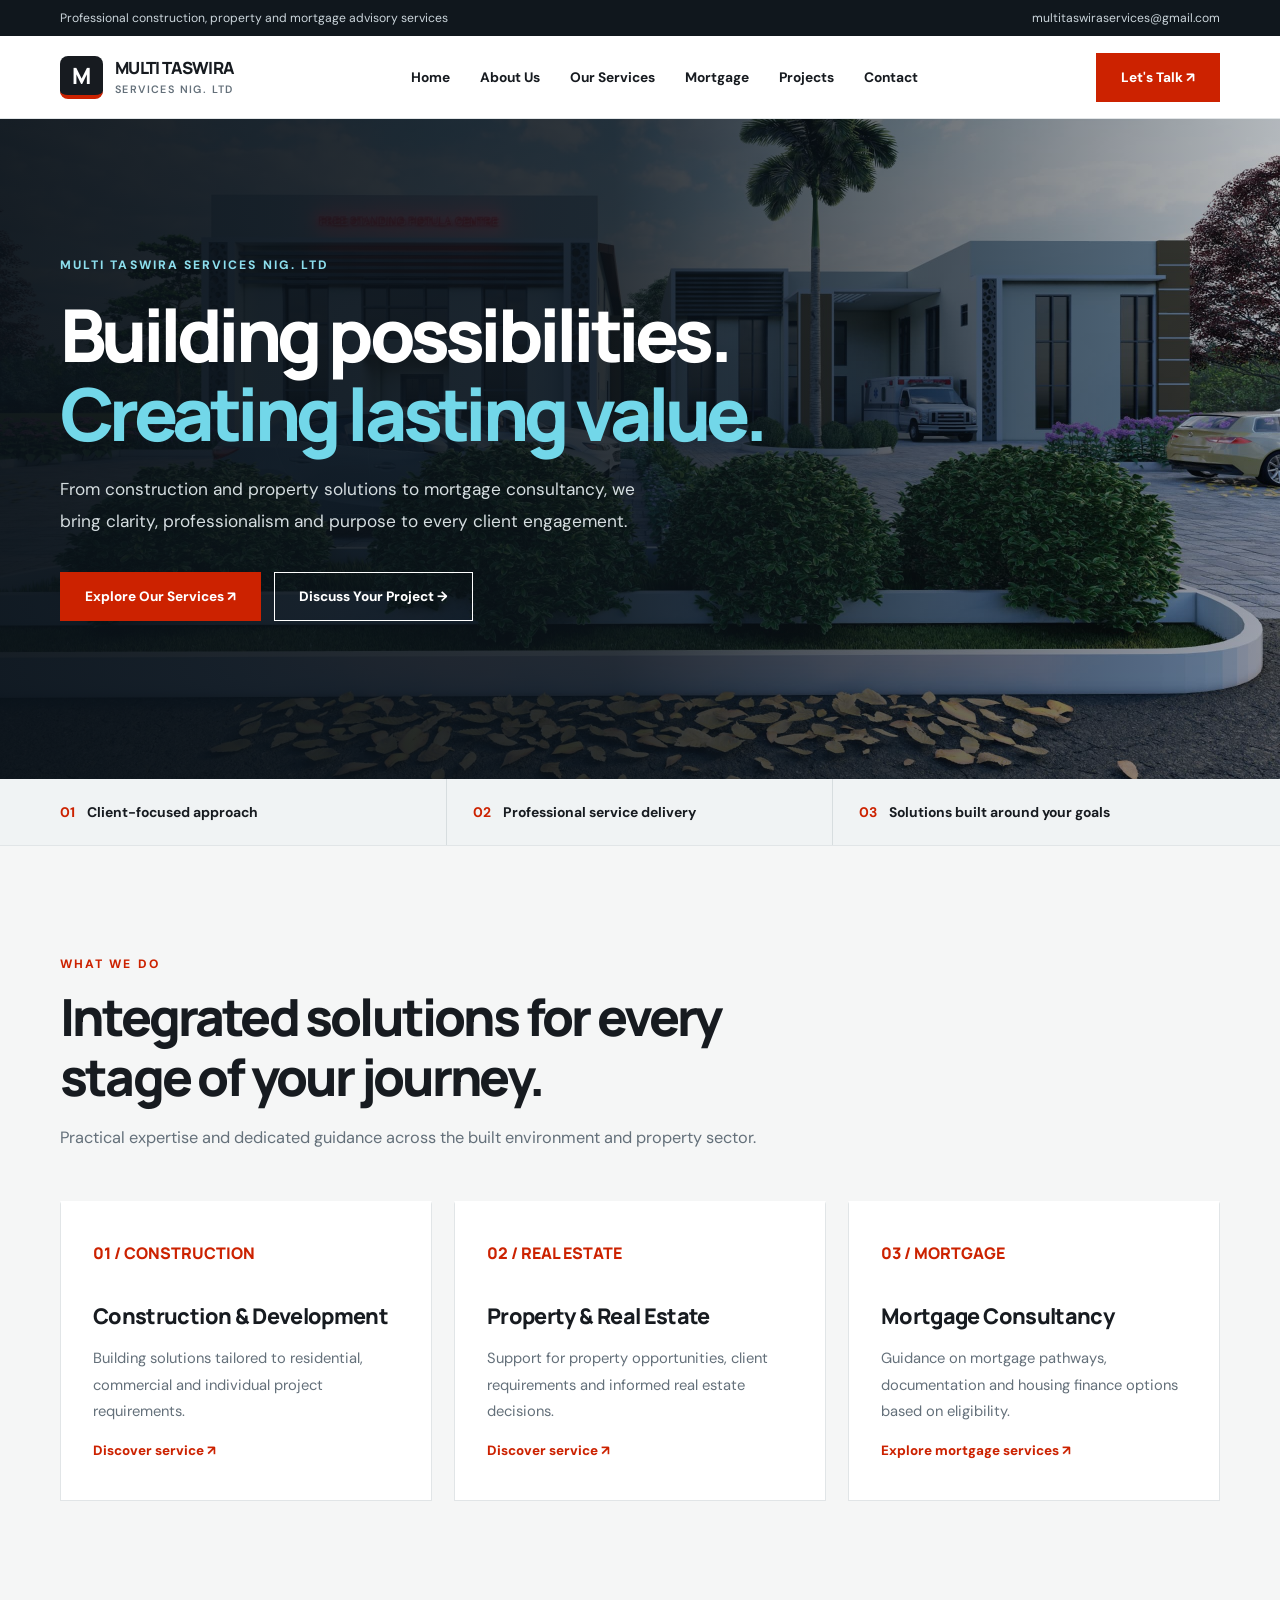
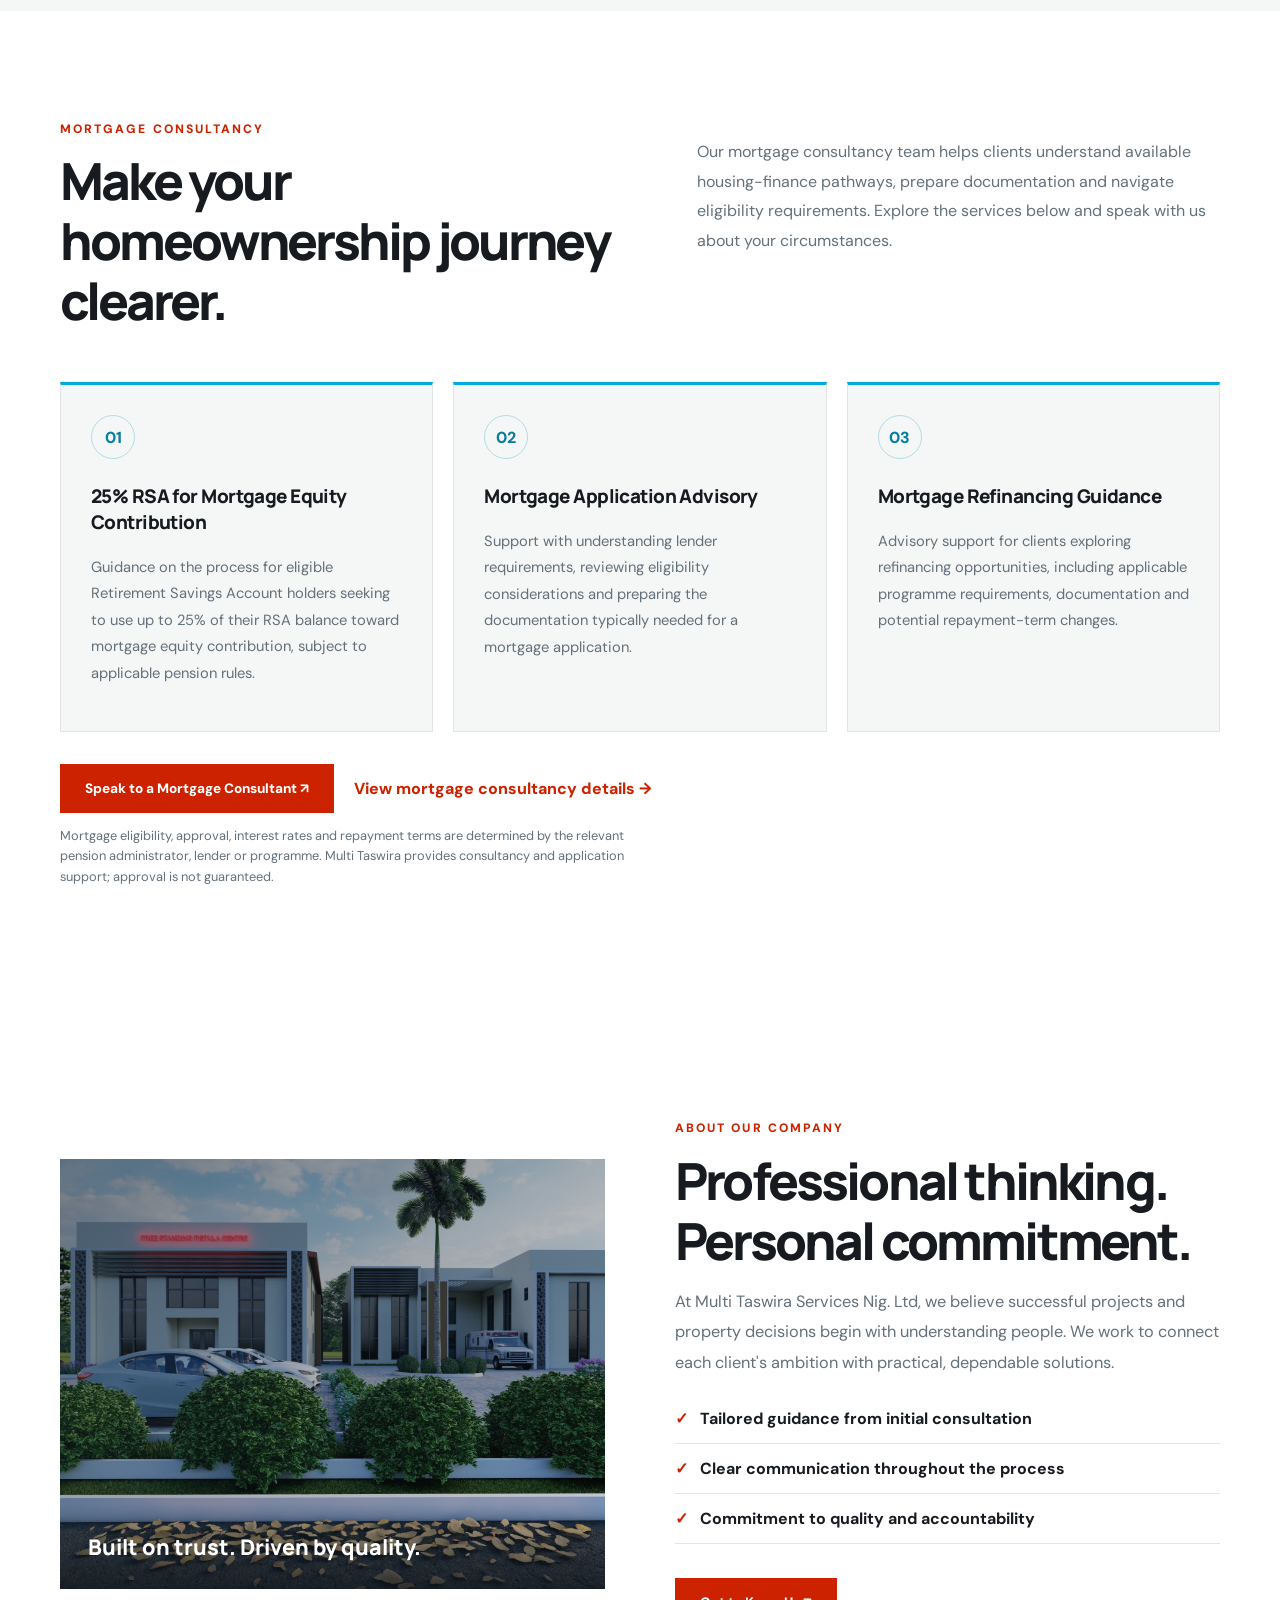
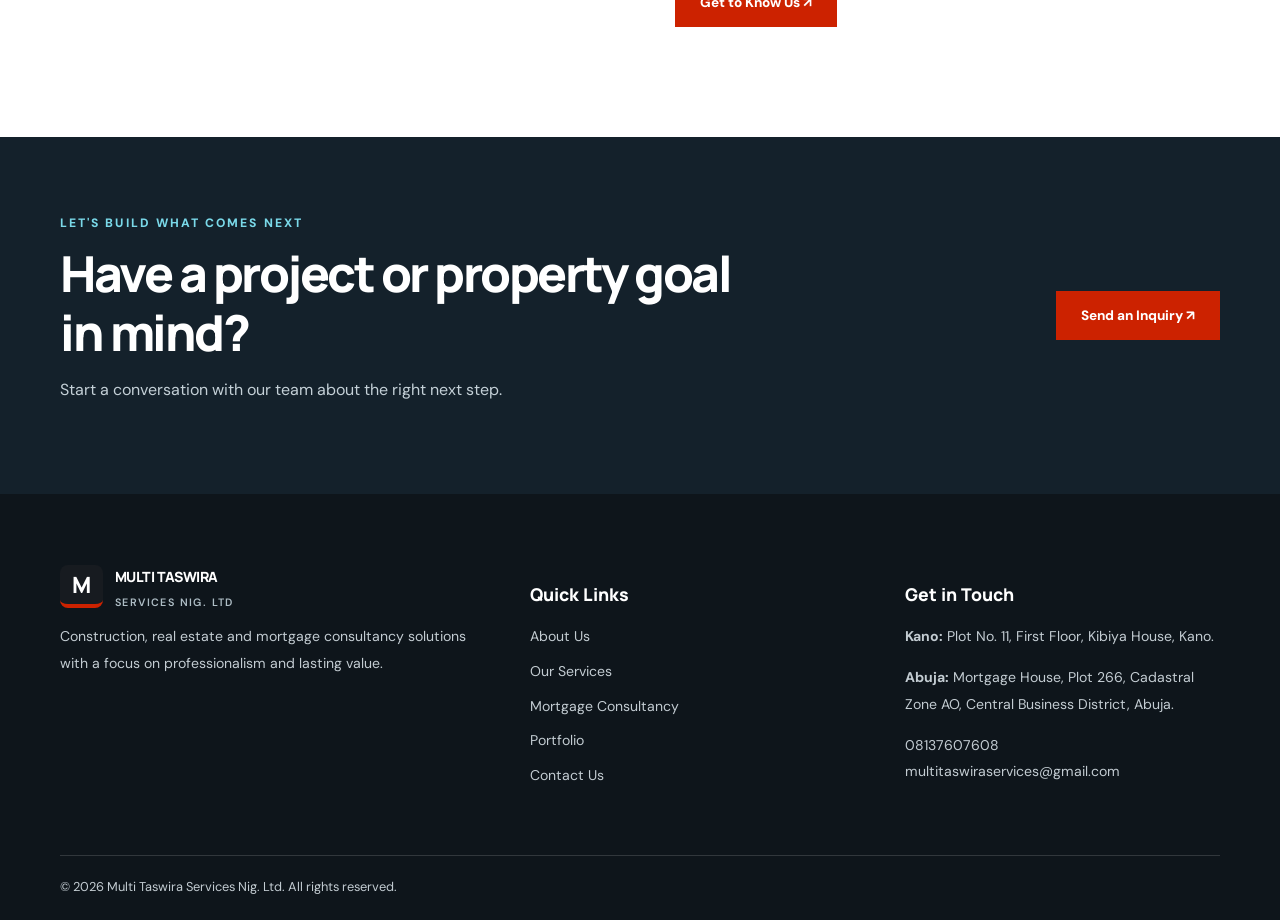
<file: index.html>
<!doctype html>
<html lang="en"><head><meta charset="utf-8"><meta name="viewport" content="width=device-width,initial-scale=1"><meta name="theme-color" content="#171b20"><meta name="description" content="Multi Taswira Services Nig. Ltd provides construction, real estate and mortgage consultancy solutions in Nigeria."><title>Multi Taswira Services Nig. Ltd | Building Possibilities</title><link rel="preconnect" href="https://fonts.googleapis.com"><link rel="preconnect" href="https://fonts.gstatic.com" crossorigin><link href="https://fonts.googleapis.com/css2?family=DM+Sans:wght@400;500;600;700&family=Manrope:wght@400;500;600;700;800&display=swap" rel="stylesheet">
<style>
:root{--ink:#171b20;--muted:#64707a;--red:#cc2200;--blue:#00aadd;--paper:#f5f6f6;--line:#e1e5e7}*{box-sizing:border-box}html{scroll-behavior:smooth}body{margin:0;color:var(--ink);font-family:"DM Sans",sans-serif;background:#fff}a{color:inherit;text-decoration:none}button{font:inherit;cursor:pointer}img{max-width:100%;display:block}.container{width:min(1160px,calc(100% - 44px));margin:auto}.eyebrow{color:var(--red);font-weight:800;font-size:.76rem;letter-spacing:.17em;text-transform:uppercase}.topline{background:#10171d;color:#cbd5db;font-size:.76rem;padding:10px 0}.topline .container{display:flex;justify-content:space-between;gap:15px;flex-wrap:wrap}.topline a:hover{color:#fff}.header{position:sticky;top:0;background:rgba(255,255,255,.97);backdrop-filter:blur(14px);z-index:20;border-bottom:1px solid var(--line)}.nav{display:flex;align-items:center;justify-content:space-between;min-height:82px;gap:25px}.brand{display:flex;align-items:center;gap:12px;font:800 1.05rem/1.18 Manrope,sans-serif;letter-spacing:-.04em}.brand small{display:block;font:600 .67rem DM Sans,sans-serif;letter-spacing:.13em;color:var(--muted);margin-top:4px}.brandmark{width:43px;height:43px;display:grid;place-items:center;background:var(--ink);color:#fff;font:800 1.4rem Manrope;border-radius:8px;border-bottom:4px solid var(--red)}.navlinks{display:flex;align-items:center;gap:30px;font-size:.86rem;font-weight:700}.navlinks a:hover{color:var(--red)}.button{display:inline-flex;align-items:center;justify-content:center;gap:12px;background:var(--red);color:white;padding:15px 24px;font-weight:800;font-size:.85rem;border:1px solid var(--red);transition:.2s}.button:hover{background:#a71c00}.button-outline{background:transparent;border-color:#fff;color:#fff}.button-outline:hover{background:#fff;color:var(--ink)}.mobile-toggle{display:none;background:transparent;border:0;font-size:1.7rem}.hero{position:relative;min-height:660px;display:flex;align-items:center;color:#fff;background:linear-gradient(90deg,rgba(10,18,25,.94) 0%,rgba(10,18,25,.84) 48%,rgba(10,18,25,.28) 100%),url('Images/IMG-20240831-WA0008.jpg') center/cover}.hero-inner{padding:95px 0 115px}.hero .eyebrow{color:#8cdeed}.hero h1{font:800 clamp(2.8rem,5.7vw,5.7rem)/1.08 Manrope,sans-serif;letter-spacing:-.065em;max-width:790px;margin:22px 0}.hero h1 span{color:#72d7e9}.hero p{max-width:580px;font-size:1.08rem;line-height:1.85;color:#d5dde0}.actions{display:flex;flex-wrap:wrap;gap:13px;margin-top:34px}.trust-strip{background:#f0f3f4;border-bottom:1px solid var(--line)}.trust-grid{display:grid;grid-template-columns:repeat(3,1fr)}.trust-grid div{padding:24px 26px;border-right:1px solid #d7dddf;font-weight:700;font-size:.87rem}.trust-grid div:first-child{padding-left:0}.trust-grid div:last-child{border:0}.trust-grid strong{color:var(--red);margin-right:9px}.section{padding:110px 0}.section-head{max-width:720px;margin-bottom:48px}.section h2{font:800 clamp(2rem,4vw,3.4rem)/1.17 Manrope,sans-serif;letter-spacing:-.055em;margin:15px 0}.section-head p,.lead{color:var(--muted);line-height:1.85;font-size:1.02rem}.service-grid{display:grid;grid-template-columns:repeat(3,1fr);gap:22px}.service{padding:38px 32px;background:#fff;border:1px solid var(--line);min-height:300px;transition:transform .2s,box-shadow .2s;border-top:3px solid transparent}.service:hover{transform:translateY(-5px);box-shadow:0 20px 40px #10171d12;border-top-color:var(--red)}.service .number{font:800 1rem Manrope;color:var(--red)}.service h3{font:800 1.35rem Manrope;letter-spacing:-.03em;margin:37px 0 12px}.service p{line-height:1.8;color:var(--muted);font-size:.92rem}.service a{font-weight:800;color:var(--red);font-size:.84rem}.muted-section{background:var(--paper)}.about-grid{display:grid;grid-template-columns:1fr 1fr;gap:70px;align-items:center}.image-panel{position:relative;min-height:430px;background:linear-gradient(150deg,#15212b8c,#15212b10),url('Images/IMG-20240831-WA0008.jpg') center/cover}.image-panel:after{content:"Built on trust. Driven by quality.";position:absolute;bottom:0;left:0;right:0;padding:28px;color:white;font:800 1.35rem Manrope;background:linear-gradient(transparent,#10171dcc)}.check{padding:14px 0;border-bottom:1px solid var(--line);font-weight:700}.check:before{content:"✓";color:var(--red);margin-right:12px}.cta{background:#14212b;color:#fff;padding:78px 0}.cta-inner{display:flex;align-items:center;justify-content:space-between;gap:35px}.cta h2{font:800 clamp(2rem,4vw,3.1rem)/1.2 Manrope;letter-spacing:-.05em;max-width:680px;margin:13px 0}.cta p{color:#c4d0d7}.footer{background:#0e151b;color:#c3ccd2;padding:70px 0 25px}.footer-grid{display:grid;grid-template-columns:1.3fr 1fr 1fr;gap:60px}.footer h3{color:#fff;font:800 1.1rem Manrope}.footer p,.footer a{font-size:.88rem;line-height:1.9}.footer a:hover{color:#fff}.footer ul{list-style:none;padding:0}.footer li{margin:8px 0}.copyright{margin-top:50px;padding-top:22px;border-top:1px solid #ffffff25;font-size:.8rem}.footer .brand{color:white}.footer .brand small{color:#aebdc5}a:focus-visible,button:focus-visible{outline:3px solid var(--blue);outline-offset:4px}
@media(max-width:850px){.navlinks{display:none;position:absolute;top:82px;left:0;right:0;background:white;padding:25px;box-shadow:0 20px 30px #0002;flex-direction:column;align-items:stretch}.navlinks.open{display:flex}.mobile-toggle{display:block}.nav>.button{display:none}.hero{min-height:570px}.hero-inner{padding:80px 0}.service-grid{grid-template-columns:1fr 1fr}.about-grid{gap:30px}.footer-grid{gap:25px}}
@media(max-width:620px){.container{width:min(100% - 34px,1160px)}.topline .container span:last-child{display:none}.nav{min-height:72px}.navlinks{top:72px}.hero{min-height:570px;background-position:60% center}.hero h1{font-size:clamp(2.5rem,11vw,4rem)}.hero p{font-size:.98rem}.trust-grid{grid-template-columns:1fr}.trust-grid div{border-right:0;border-bottom:1px solid #d7dddf;padding:17px 0}.section{padding:75px 0}.service-grid,.about-grid,.footer-grid{grid-template-columns:1fr}.service{min-height:auto}.image-panel{min-height:310px}.cta-inner{align-items:flex-start;flex-direction:column}.footer-grid{gap:20px}}@media(prefers-reduced-motion:reduce){html{scroll-behavior:auto}*{transition:none!important}}
.mortgage-section{background:#fff}.mortgage-intro{display:grid;grid-template-columns:1.05fr .95fr;gap:58px;align-items:start;margin-bottom:36px}.mortgage-intro h2{margin-top:14px}.mortgage-intro p{color:var(--muted);line-height:1.85}.mortgage-grid{display:grid;grid-template-columns:repeat(3,minmax(0,1fr));gap:20px}.mortgage-card{border:1px solid var(--line);padding:30px;background:var(--paper);border-top:3px solid var(--blue)}.mortgage-card .mortgage-icon{display:grid;place-items:center;width:44px;height:44px;border:1px solid #b6dce4;color:#087d9d;font-weight:800;border-radius:50%;margin-bottom:24px}.mortgage-card h3{font:800 1.18rem Manrope,sans-serif;letter-spacing:-.03em}.mortgage-card p{color:var(--muted);font-size:.92rem;line-height:1.8}.mortgage-actions{margin-top:32px;display:flex;align-items:center;gap:20px;flex-wrap:wrap}.mortgage-note{font-size:.8rem;color:var(--muted);max-width:580px;line-height:1.6}@media(max-width:850px){.mortgage-intro{grid-template-columns:1fr;gap:8px}.mortgage-grid{grid-template-columns:1fr 1fr}}@media(max-width:620px){.mortgage-grid{grid-template-columns:1fr}}</style></head><body>
<div class="topline"><div class="container"><span>Professional construction, property and mortgage advisory services</span><span><a href="mailto:multitaswiraservices@gmail.com">multitaswiraservices@gmail.com</a></span></div></div>
<header class="header"><nav class="container nav" aria-label="Main navigation"><a class="brand" href="index.html"><span class="brandmark">M</span><span>MULTI TASWIRA<small>SERVICES NIG. LTD</small></span></a><button class="mobile-toggle" id="menuToggle" aria-controls="navLinks" aria-expanded="false" aria-label="Toggle navigation">☰</button><div class="navlinks" id="navLinks"><a href="index.html" aria-current="page">Home</a><a href="About Us.html">About Us</a><a href="Our Services.html">Our Services</a><a href="Mortgage Consultancy.html">Mortgage</a><a href="Portfolio.html">Projects</a><a href="Contact Us.html">Contact</a></div><a class="button" href="Contact Us.html">Let's Talk ↗</a></nav></header>
<main><section class="hero"><div class="container hero-inner"><div class="eyebrow">Multi Taswira Services Nig. Ltd</div><h1>Building possibilities.<br><span>Creating lasting value.</span></h1><p>From construction and property solutions to mortgage consultancy, we bring clarity, professionalism and purpose to every client engagement.</p><div class="actions"><a class="button" href="Our Services.html">Explore Our Services ↗</a><a class="button button-outline" href="Contact Us.html">Discuss Your Project →</a></div></div></section>
<div class="trust-strip"><div class="container trust-grid"><div><strong>01</strong> Client-focused approach</div><div><strong>02</strong> Professional service delivery</div><div><strong>03</strong> Solutions built around your goals</div></div></div>
<section class="section muted-section" id="services"><div class="container"><div class="section-head"><div class="eyebrow">What we do</div><h2>Integrated solutions for every stage of your journey.</h2><p>Practical expertise and dedicated guidance across the built environment and property sector.</p></div><div class="service-grid"><article class="service"><div class="number">01 / CONSTRUCTION</div><h3>Construction & Development</h3><p>Building solutions tailored to residential, commercial and individual project requirements.</p><a href="Our Services.html">Discover service ↗</a></article><article class="service"><div class="number">02 / REAL ESTATE</div><h3>Property & Real Estate</h3><p>Support for property opportunities, client requirements and informed real estate decisions.</p><a href="Our Services.html">Discover service ↗</a></article><article class="service"><div class="number">03 / MORTGAGE</div><h3>Mortgage Consultancy</h3><p>Guidance on mortgage pathways, documentation and housing finance options based on eligibility.</p><a href="Mortgage Consultancy.html">Explore mortgage services ↗</a></article></div></div></section>
<section class="section mortgage-section" id="mortgage-services"><div class="container"><div class="mortgage-intro"><div><div class="eyebrow">Mortgage consultancy</div><h2>Make your homeownership journey clearer.</h2></div><p>Our mortgage consultancy team helps clients understand available housing-finance pathways, prepare documentation and navigate eligibility requirements. Explore the services below and speak with us about your circumstances.</p></div><div class="mortgage-grid"><article class="mortgage-card"><span class="mortgage-icon" aria-hidden="true">01</span><h3>25% RSA for Mortgage Equity Contribution</h3><p>Guidance on the process for eligible Retirement Savings Account holders seeking to use up to 25% of their RSA balance toward mortgage equity contribution, subject to applicable pension rules.</p></article><article class="mortgage-card"><span class="mortgage-icon" aria-hidden="true">02</span><h3>Mortgage Application Advisory</h3><p>Support with understanding lender requirements, reviewing eligibility considerations and preparing the documentation typically needed for a mortgage application.</p></article><article class="mortgage-card"><span class="mortgage-icon" aria-hidden="true">03</span><h3>Mortgage Refinancing Guidance</h3><p>Advisory support for clients exploring refinancing opportunities, including applicable programme requirements, documentation and potential repayment-term changes.</p></article></div><div class="mortgage-actions"><a class="button" href="Contact Us.html">Speak to a Mortgage Consultant ↗</a><a href="Mortgage Consultancy.html" style="font-weight:800;color:var(--red)">View mortgage consultancy details →</a></div><p class="mortgage-note">Mortgage eligibility, approval, interest rates and repayment terms are determined by the relevant pension administrator, lender or programme. Multi Taswira provides consultancy and application support; approval is not guaranteed.</p></div></section>
<section class="section"><div class="container about-grid"><div class="image-panel" role="img" aria-label="Construction project imagery"></div><div><div class="eyebrow">About our company</div><h2>Professional thinking. Personal commitment.</h2><p class="lead">At Multi Taswira Services Nig. Ltd, we believe successful projects and property decisions begin with understanding people. We work to connect each client's ambition with practical, dependable solutions.</p><div class="check">Tailored guidance from initial consultation</div><div class="check">Clear communication throughout the process</div><div class="check">Commitment to quality and accountability</div><div class="actions"><a class="button" href="About Us.html">Get to Know Us ↗</a></div></div></div></section>
<section class="cta"><div class="container cta-inner"><div><div class="eyebrow" style="color:#7ad9e9">Let's build what comes next</div><h2>Have a project or property goal in mind?</h2><p>Start a conversation with our team about the right next step.</p></div><a class="button" href="mailto:multitaswiraservices@gmail.com?subject=Service%20Inquiry">Send an Inquiry ↗</a></div></section></main>
<footer class="footer"><div class="container"><div class="footer-grid"><div><a class="brand" href="index.html"><span class="brandmark">M</span><span>MULTI TASWIRA<small>SERVICES NIG. LTD</small></span></a><p>Construction, real estate and mortgage consultancy solutions with a focus on professionalism and lasting value.</p></div><div><h3>Quick Links</h3><ul><li><a href="About Us.html">About Us</a></li><li><a href="Our Services.html">Our Services</a></li><li><a href="Mortgage Consultancy.html">Mortgage Consultancy</a></li><li><a href="Portfolio.html">Portfolio</a></li><li><a href="Contact Us.html">Contact Us</a></li></ul></div><div><h3>Get in Touch</h3><p><strong>Kano:</strong> Plot No. 11, First Floor, Kibiya House, Kano.</p><p><strong>Abuja:</strong> Mortgage House, Plot 266, Cadastral Zone AO, Central Business District, Abuja.</p><p><a href="tel:+2348137607608">08137607608</a><br><a href="mailto:multitaswiraservices@gmail.com">multitaswiraservices@gmail.com</a></p></div></div><div class="copyright">© <span id="year">2026</span> Multi Taswira Services Nig. Ltd. All rights reserved.</div></div></footer>
<script>const t=document.getElementById('menuToggle'),n=document.getElementById('navLinks');t.addEventListener('click',()=>{const o=n.classList.toggle('open');t.setAttribute('aria-expanded',String(o));t.textContent=o?'×':'☰'});n.addEventListener('click',e=>{if(e.target.closest('a')){n.classList.remove('open');t.setAttribute('aria-expanded','false');t.textContent='☰'}});document.getElementById('year').textContent=new Date().getFullYear();</script></body></html>
</file>
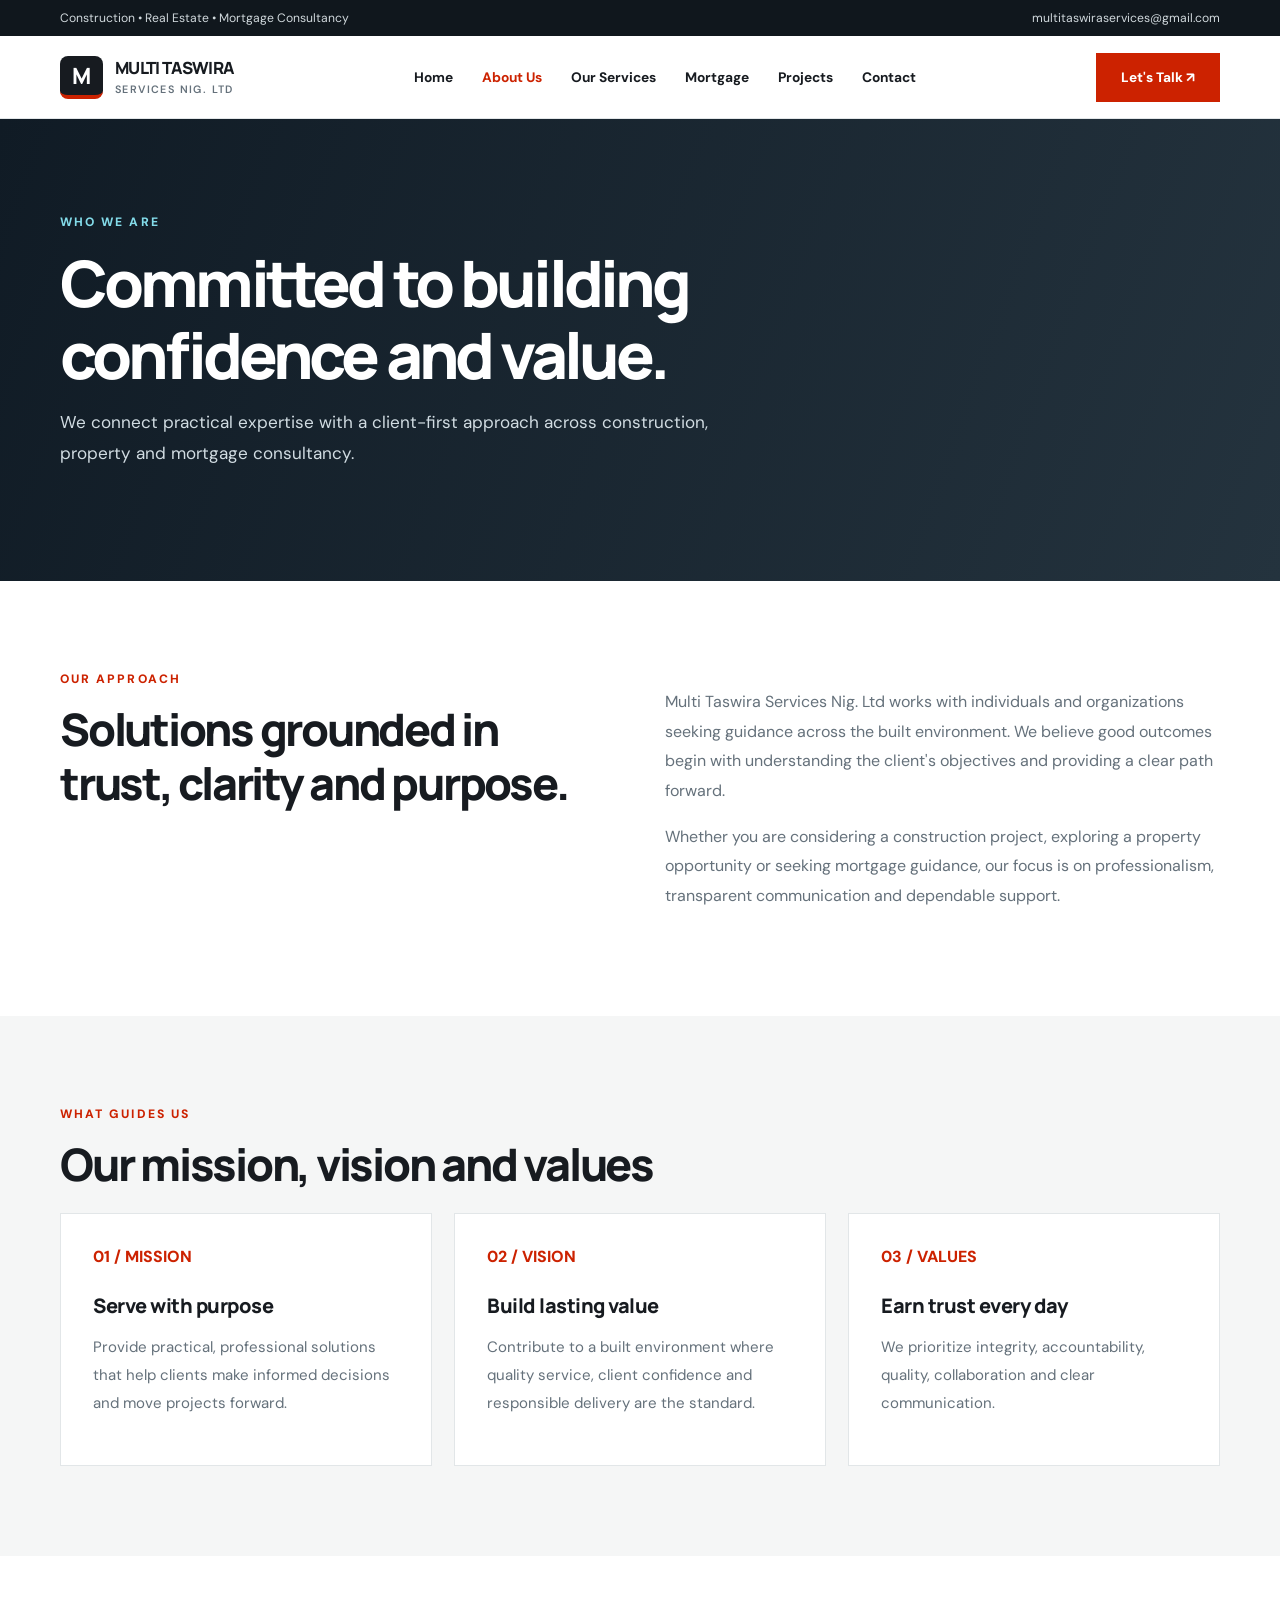
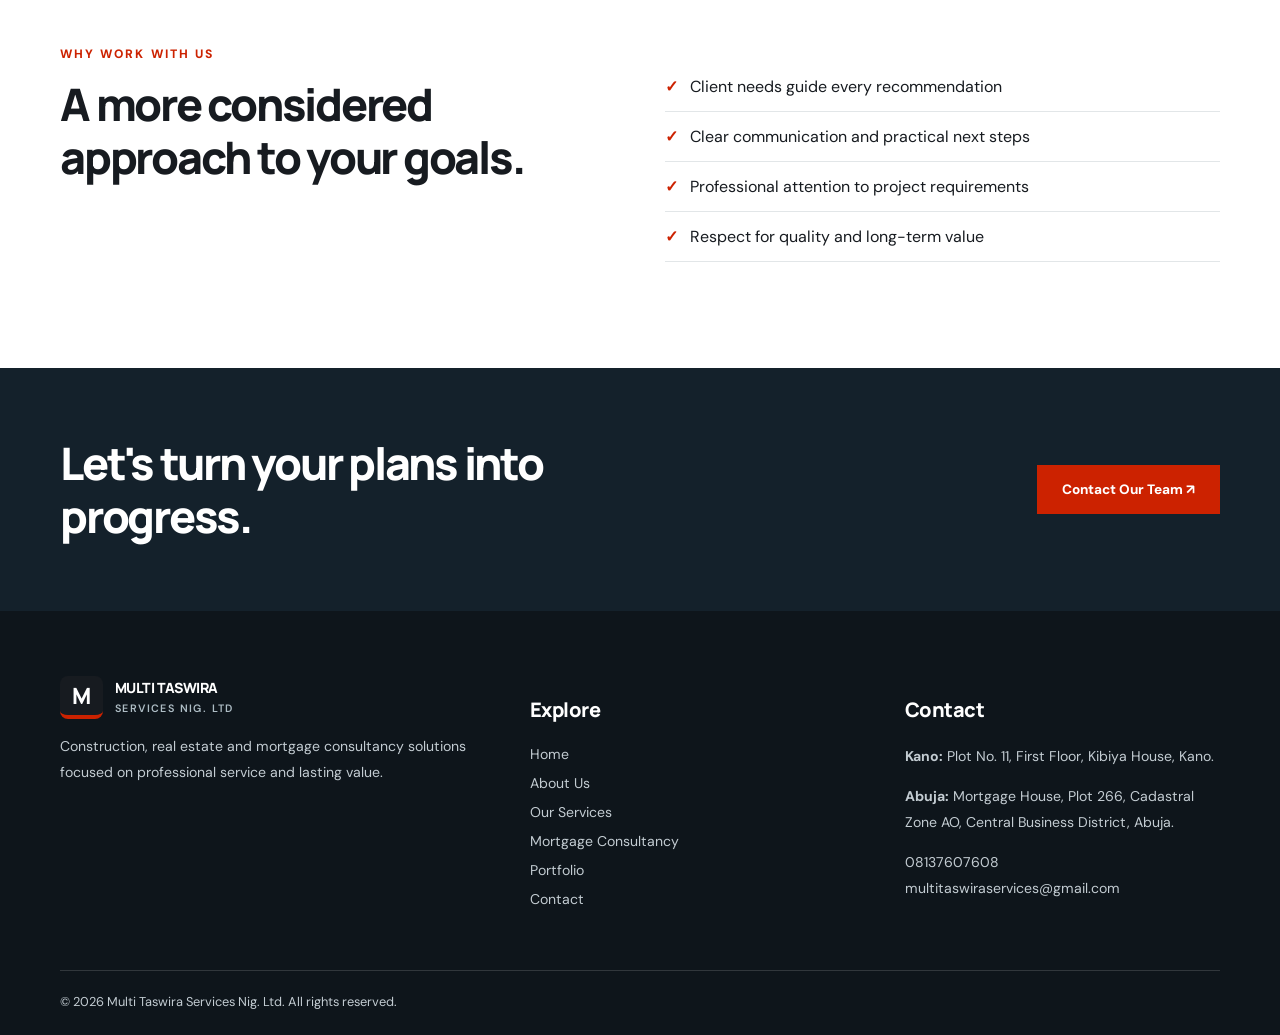
<file: About Us.html>
<!doctype html><html lang="en"><head><meta charset="utf-8"><meta name="viewport" content="width=device-width,initial-scale=1"><meta name="theme-color" content="#171b20"><meta name="description" content="Learn about Multi Taswira Services Nig. Ltd and our approach to construction, real estate and mortgage consultancy."><title>About Us | Multi Taswira Services Nig. Ltd</title><link rel="preconnect" href="https://fonts.googleapis.com"><link rel="preconnect" href="https://fonts.gstatic.com" crossorigin><link href="https://fonts.googleapis.com/css2?family=DM+Sans:wght@400;500;600;700&family=Manrope:wght@400;500;600;700;800&display=swap" rel="stylesheet"><link rel="stylesheet" href="corporate-pages.css"></head><body><div class="topline"><div class="container"><span>Construction • Real Estate • Mortgage Consultancy</span><span><a href="mailto:multitaswiraservices@gmail.com">multitaswiraservices@gmail.com</a></span></div></div><header class="header"><nav class="container nav" aria-label="Main navigation"><a class="brand" href="index.html"><span class="brandmark">M</span><span>MULTI TASWIRA<small>SERVICES NIG. LTD</small></span></a><button class="mobile-toggle" id="menuToggle" aria-controls="navLinks" aria-expanded="false" aria-label="Toggle navigation">☰</button><div class="navlinks" id="navLinks"><a href="index.html" >Home</a><a href="About Us.html" aria-current="page">About Us</a><a href="Our Services.html" >Our Services</a><a href="Mortgage Consultancy.html">Mortgage</a><a href="Portfolio.html" >Projects</a><a href="Contact Us.html" >Contact</a></div><a class="button" href="Contact Us.html">Let's Talk ↗</a></nav></header><main><section class="page-hero"><div class="container"><div class="eyebrow">Who we are</div><h1>Committed to building confidence and value.</h1><p>We connect practical expertise with a client-first approach across construction, property and mortgage consultancy.</p></div></section><section class="section"><div class="container two"><div><div class="eyebrow">Our approach</div><h2>Solutions grounded in trust, clarity and purpose.</h2></div><div><p class="lead">Multi Taswira Services Nig. Ltd works with individuals and organizations seeking guidance across the built environment. We believe good outcomes begin with understanding the client's objectives and providing a clear path forward.</p><p class="lead">Whether you are considering a construction project, exploring a property opportunity or seeking mortgage guidance, our focus is on professionalism, transparent communication and dependable support.</p></div></div></section><section class="section alt"><div class="container"><div class="eyebrow">What guides us</div><h2>Our mission, vision and values</h2><div class="grid"><article class="card"><div class="num">01 / MISSION</div><h3>Serve with purpose</h3><p>Provide practical, professional solutions that help clients make informed decisions and move projects forward.</p></article><article class="card"><div class="num">02 / VISION</div><h3>Build lasting value</h3><p>Contribute to a built environment where quality service, client confidence and responsible delivery are the standard.</p></article><article class="card"><div class="num">03 / VALUES</div><h3>Earn trust every day</h3><p>We prioritize integrity, accountability, quality, collaboration and clear communication.</p></article></div></div></section><section class="section"><div class="container two"><div><div class="eyebrow">Why work with us</div><h2>A more considered approach to your goals.</h2></div><ul class="list"><li>Client needs guide every recommendation</li><li>Clear communication and practical next steps</li><li>Professional attention to project requirements</li><li>Respect for quality and long-term value</li></ul></div></section><section class="banner"><div class="container banner-inner"><h2>Let's turn your plans into progress.</h2><a class="button" href="Contact Us.html">Contact Our Team ↗</a></div></section></main><footer class="footer"><div class="container"><div class="footer-grid"><div><a class="brand" href="index.html"><span class="brandmark">M</span><span>MULTI TASWIRA<small>SERVICES NIG. LTD</small></span></a><p>Construction, real estate and mortgage consultancy solutions focused on professional service and lasting value.</p></div><div><h3>Explore</h3><ul><li><a href="index.html">Home</a></li><li><a href="About Us.html">About Us</a></li><li><a href="Our Services.html">Our Services</a></li><li><a href="Mortgage Consultancy.html">Mortgage Consultancy</a></li><li><a href="Portfolio.html">Portfolio</a></li><li><a href="Contact Us.html">Contact</a></li></ul></div><div><h3>Contact</h3><p><strong>Kano:</strong> Plot No. 11, First Floor, Kibiya House, Kano.</p><p><strong>Abuja:</strong> Mortgage House, Plot 266, Cadastral Zone AO, Central Business District, Abuja.</p><p><a href="tel:+2348137607608">08137607608</a><br><a href="mailto:multitaswiraservices@gmail.com">multitaswiraservices@gmail.com</a></p></div></div><div class="copyright">© <span id="year"></span> Multi Taswira Services Nig. Ltd. All rights reserved.</div></div></footer><script>const t=document.getElementById('menuToggle'),n=document.getElementById('navLinks');t.addEventListener('click',()=>{const o=n.classList.toggle('open');t.setAttribute('aria-expanded',String(o));t.textContent=o?'×':'☰'});n.addEventListener('click',e=>{if(e.target.closest('a')){n.classList.remove('open');t.setAttribute('aria-expanded','false');t.textContent='☰'}});document.getElementById('year').textContent=new Date().getFullYear();</script></body></html>
</file>
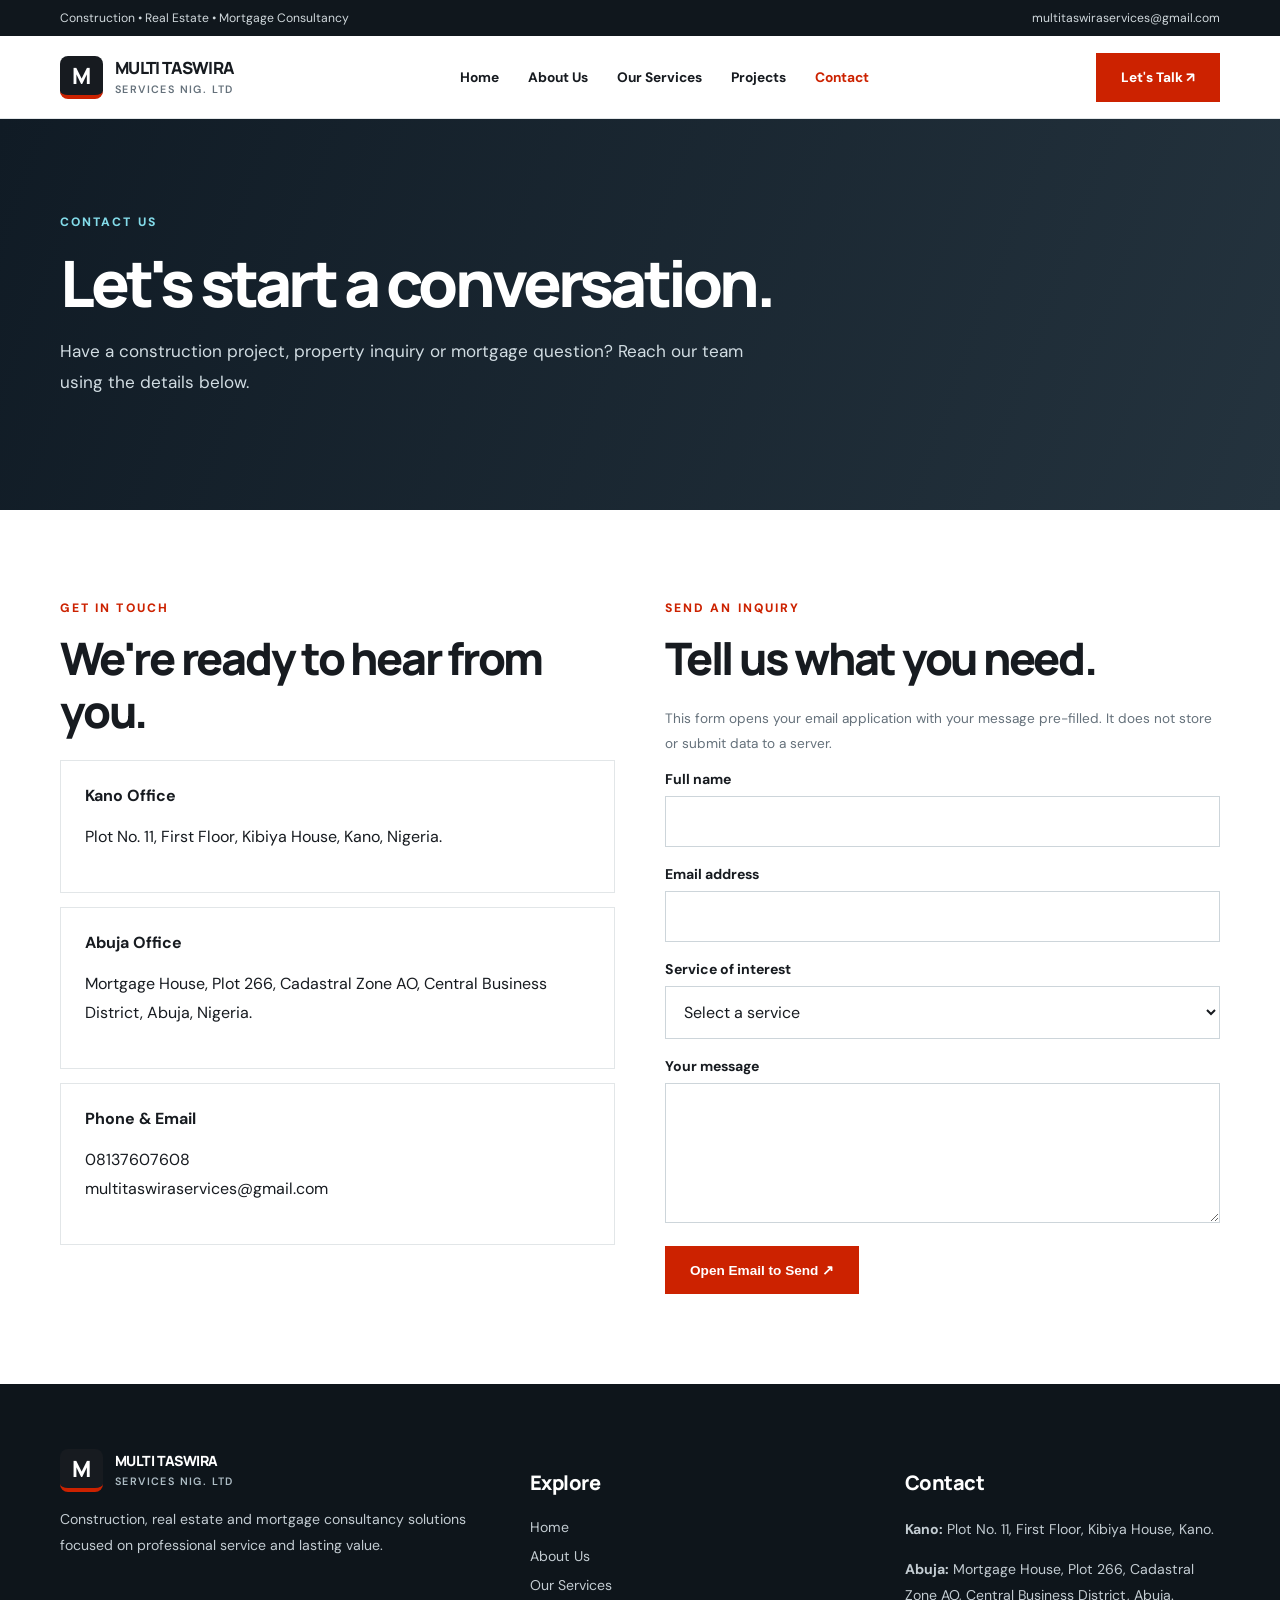
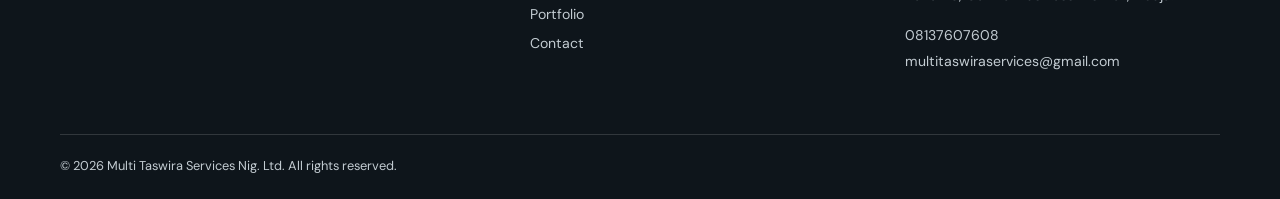
<file: Contact Us.html>
<!doctype html><html lang="en"><head><meta charset="utf-8"><meta name="viewport" content="width=device-width,initial-scale=1"><meta name="theme-color" content="#171b20"><meta name="description" content="Contact Multi Taswira Services Nig. Ltd in Kano or Abuja for construction, real estate and mortgage consultancy inquiries."><title>Contact Us | Multi Taswira Services Nig. Ltd</title><link rel="preconnect" href="https://fonts.googleapis.com"><link rel="preconnect" href="https://fonts.gstatic.com" crossorigin><link href="https://fonts.googleapis.com/css2?family=DM+Sans:wght@400;500;600;700&family=Manrope:wght@400;500;600;700;800&display=swap" rel="stylesheet"><link rel="stylesheet" href="corporate-pages.css"></head><body><div class="topline"><div class="container"><span>Construction • Real Estate • Mortgage Consultancy</span><span><a href="mailto:multitaswiraservices@gmail.com">multitaswiraservices@gmail.com</a></span></div></div><header class="header"><nav class="container nav" aria-label="Main navigation"><a class="brand" href="index.html"><span class="brandmark">M</span><span>MULTI TASWIRA<small>SERVICES NIG. LTD</small></span></a><button class="mobile-toggle" id="menuToggle" aria-controls="navLinks" aria-expanded="false" aria-label="Toggle navigation">☰</button><div class="navlinks" id="navLinks"><a href="index.html" >Home</a><a href="About Us.html" >About Us</a><a href="Our Services.html" >Our Services</a><a href="Portfolio.html" >Projects</a><a href="Contact Us.html" aria-current="page">Contact</a></div><a class="button" href="Contact Us.html">Let's Talk ↗</a></nav></header><main><section class="page-hero"><div class="container"><div class="eyebrow">Contact us</div><h1>Let's start a conversation.</h1><p>Have a construction project, property inquiry or mortgage question? Reach our team using the details below.</p></div></section><section class="section"><div class="container two"><div><div class="eyebrow">Get in touch</div><h2>We're ready to hear from you.</h2><div class="contact-card"><strong>Kano Office</strong><p>Plot No. 11, First Floor, Kibiya House, Kano, Nigeria.</p></div><div class="contact-card"><strong>Abuja Office</strong><p>Mortgage House, Plot 266, Cadastral Zone AO, Central Business District, Abuja, Nigeria.</p></div><div class="contact-card"><strong>Phone & Email</strong><p><a href="tel:+2348137607608">08137607608</a><br><a href="mailto:multitaswiraservices@gmail.com">multitaswiraservices@gmail.com</a></p></div></div><div><div class="eyebrow">Send an inquiry</div><h2>Tell us what you need.</h2><p class="hint">This form opens your email application with your message pre-filled. It does not store or submit data to a server.</p><form id="inquiryForm"><div class="field"><label for="name">Full name</label><input id="name" name="name" autocomplete="name" required maxlength="120"></div><div class="field"><label for="email">Email address</label><input id="email" name="email" type="email" autocomplete="email" required maxlength="254"></div><div class="field"><label for="service">Service of interest</label><select id="service" name="service" required><option value="">Select a service</option><option>Construction</option><option>Real Estate</option><option>Mortgage Consultancy</option><option>General Inquiry</option></select></div><div class="field"><label for="message">Your message</label><textarea id="message" name="message" required maxlength="3000"></textarea></div><button class="button" type="submit">Open Email to Send ↗</button></form></div></div></section><script>document.addEventListener('DOMContentLoaded',()=>{document.getElementById('inquiryForm').addEventListener('submit',e=>{e.preventDefault();const f=e.currentTarget;if(!f.reportValidity())return;const name=f.elements.name.value.trim(),email=f.elements.email.value.trim(),service=f.elements.service.value,message=f.elements.message.value.trim();const subject=encodeURIComponent('Website Inquiry: '+service),body=encodeURIComponent('Name: '+name+'\nEmail: '+email+'\nService: '+service+'\n\n'+message);window.location.href='mailto:multitaswiraservices@gmail.com?subject='+subject+'&body='+body;});});</script></main><footer class="footer"><div class="container"><div class="footer-grid"><div><a class="brand" href="index.html"><span class="brandmark">M</span><span>MULTI TASWIRA<small>SERVICES NIG. LTD</small></span></a><p>Construction, real estate and mortgage consultancy solutions focused on professional service and lasting value.</p></div><div><h3>Explore</h3><ul><li><a href="index.html">Home</a></li><li><a href="About Us.html">About Us</a></li><li><a href="Our Services.html">Our Services</a></li><li><a href="Portfolio.html">Portfolio</a></li><li><a href="Contact Us.html">Contact</a></li></ul></div><div><h3>Contact</h3><p><strong>Kano:</strong> Plot No. 11, First Floor, Kibiya House, Kano.</p><p><strong>Abuja:</strong> Mortgage House, Plot 266, Cadastral Zone AO, Central Business District, Abuja.</p><p><a href="tel:+2348137607608">08137607608</a><br><a href="mailto:multitaswiraservices@gmail.com">multitaswiraservices@gmail.com</a></p></div></div><div class="copyright">© <span id="year"></span> Multi Taswira Services Nig. Ltd. All rights reserved.</div></div></footer><script>const t=document.getElementById('menuToggle'),n=document.getElementById('navLinks');t.addEventListener('click',()=>{const o=n.classList.toggle('open');t.setAttribute('aria-expanded',String(o));t.textContent=o?'×':'☰'});n.addEventListener('click',e=>{if(e.target.closest('a')){n.classList.remove('open');t.setAttribute('aria-expanded','false');t.textContent='☰'}});document.getElementById('year').textContent=new Date().getFullYear();</script></body></html>
</file>
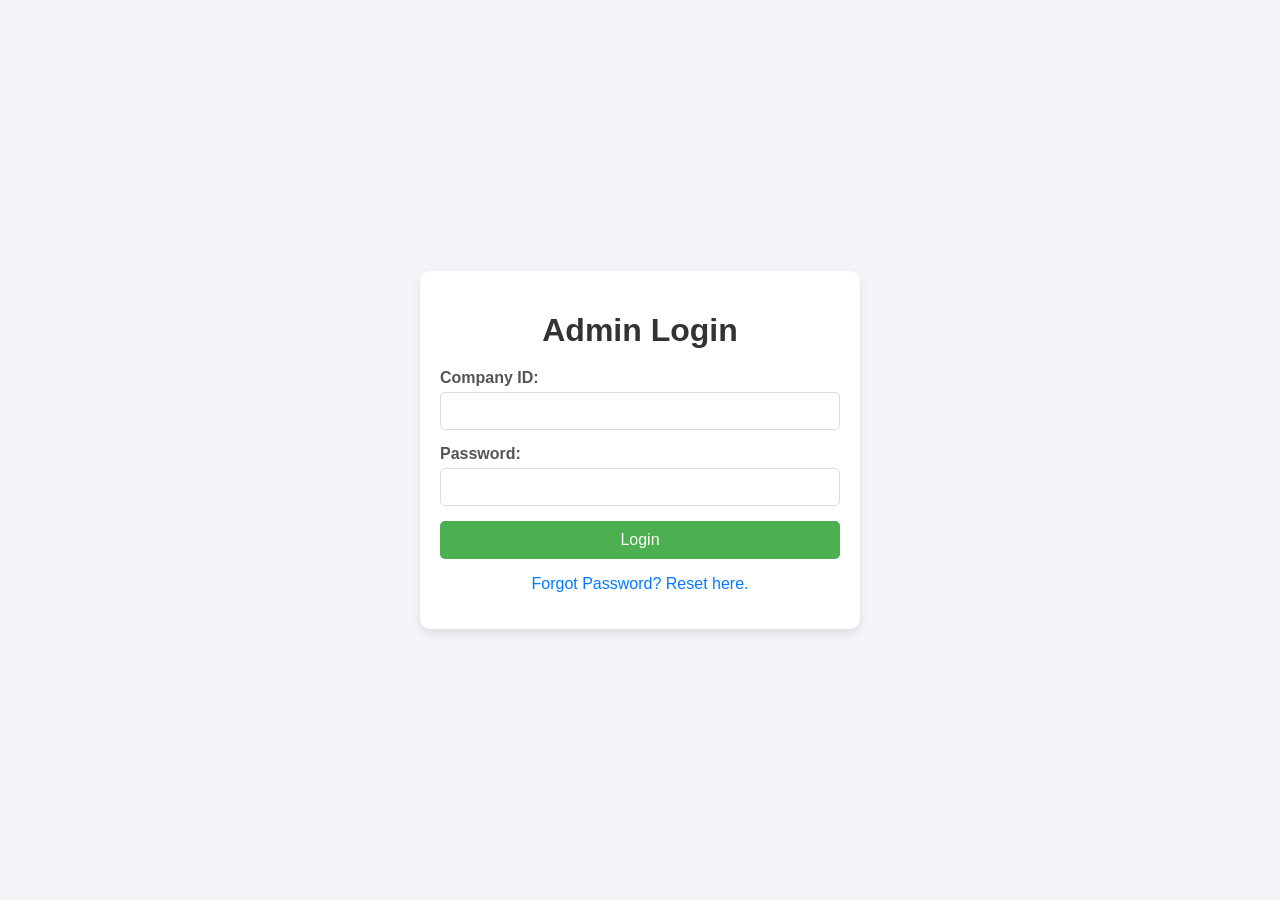
<file: login.html>
<!DOCTYPE html>
<html lang="en">
<head>
    <meta charset="UTF-8">
    <meta name="viewport" content="width=device-width, initial-scale=1.0">
    <title>Admin Login</title>
    <style>
        body {
            font-family: Arial, sans-serif;
            background-color: #f4f4f9;
            margin: 0;
            padding: 0;
            display: flex;
            justify-content: center;
            align-items: center;
            height: 100vh;
        }

        .container {
            width: 100%;
            max-width: 400px;
            background: white;
            padding: 20px;
            border-radius: 10px;
            box-shadow: 0 4px 10px rgba(0, 0, 0, 0.1);
        }

        h1 {
            text-align: center;
            color: #333;
            margin-bottom: 20px;
        }

        form {
            display: flex;
            flex-direction: column;
        }

        label {
            margin-bottom: 5px;
            font-weight: bold;
            color: #555;
        }

        input {
            padding: 10px;
            margin-bottom: 15px;
            border: 1px solid #ddd;
            border-radius: 5px;
            font-size: 14px;
        }

        button {
            padding: 10px;
            background: #4CAF50;
            color: white;
            border: none;
            border-radius: 5px;
            cursor: pointer;
            font-size: 16px;
            transition: background 0.3s;
        }

        button:hover {
            background: #45a049;
        }

        a {
            color: #007BFF;
            text-decoration: none;
            text-align: center;
            display: block;
            margin-top: 10px;
        }

        a:hover {
            text-decoration: underline;
        }
    </style>
</head>
<body>
    <div class="container">
        <h1>Admin Login</h1>
        <form method="POST">
            <label for="company_id">Company ID:</label>
            <input type="text" id="company_id" name="company_id" required>

            <label for="password">Password:</label>
            <input type="password" id="password" name="password" required>

            <button type="submit">Login</button>
        </form>
        <p><a href="{{ url_for('reset_password') }}">Forgot Password? Reset here.</a></p>
    </div>
</body>
</html>
</file>
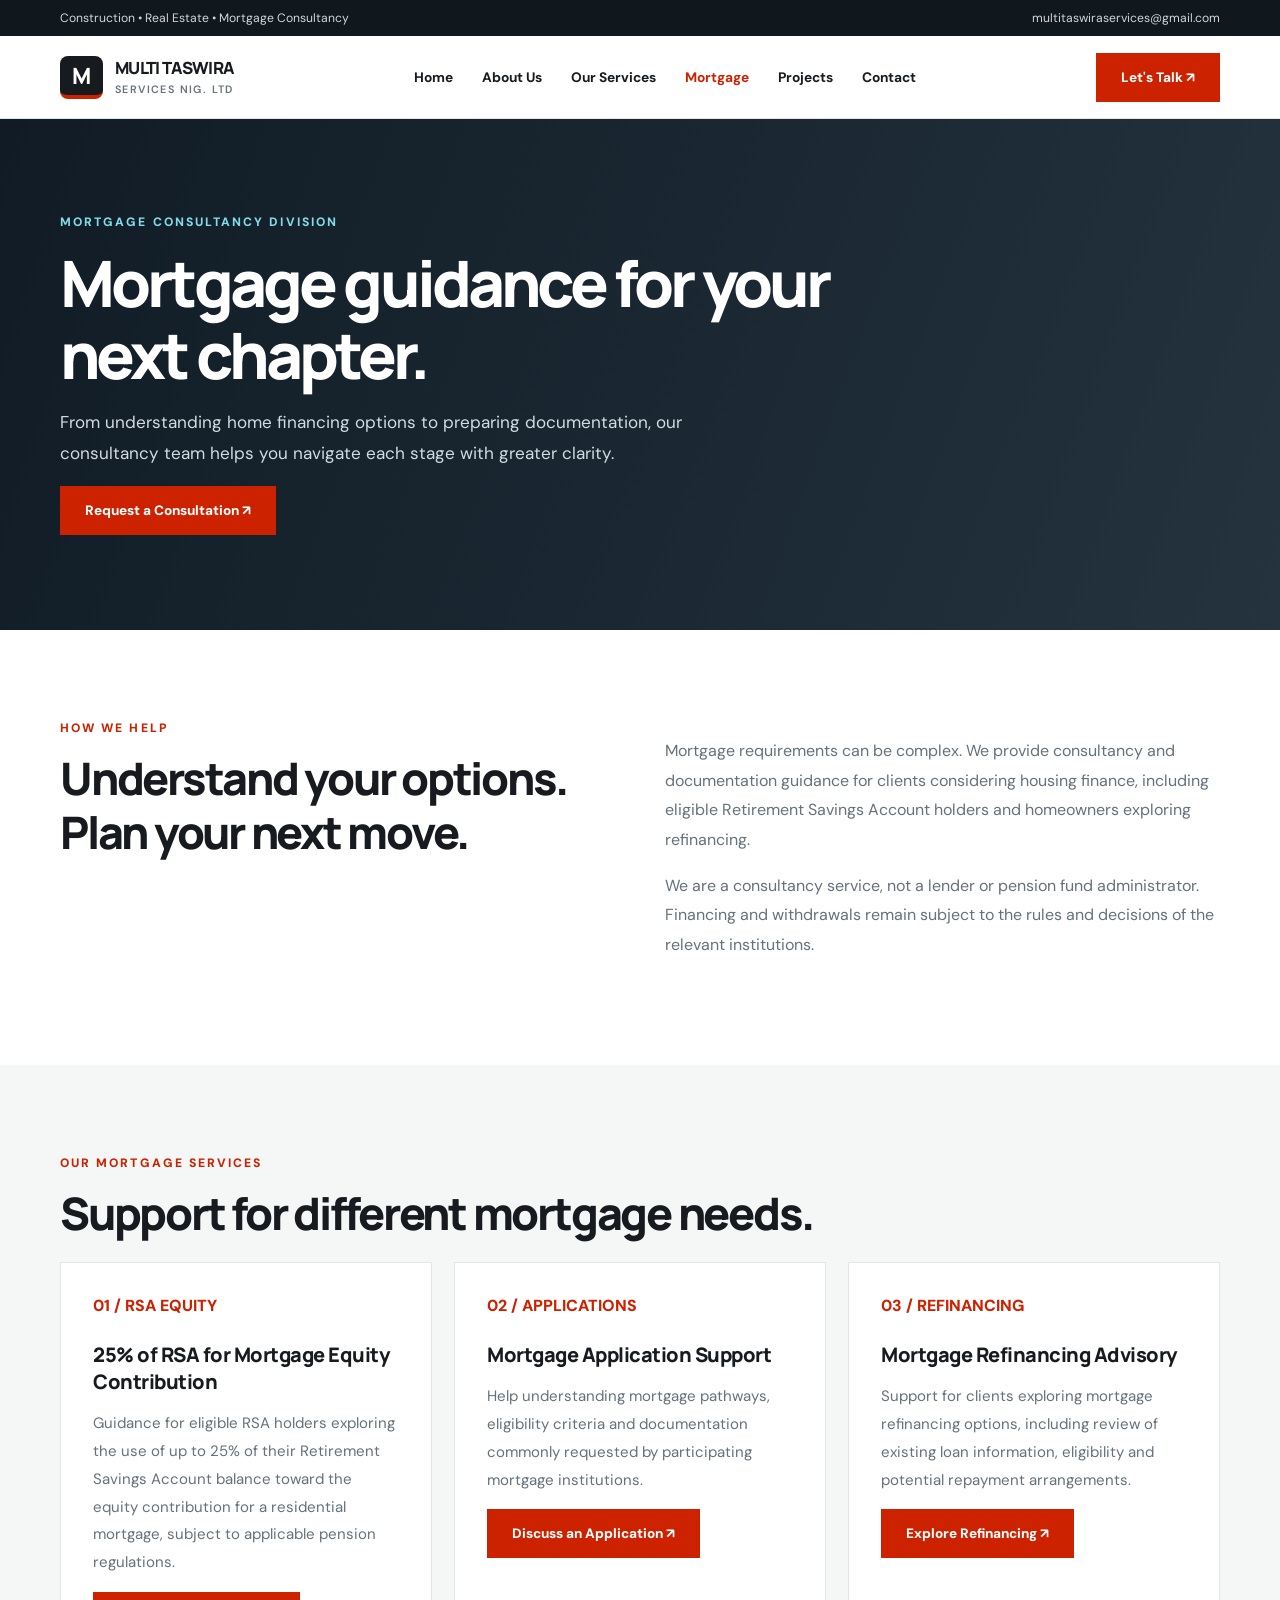
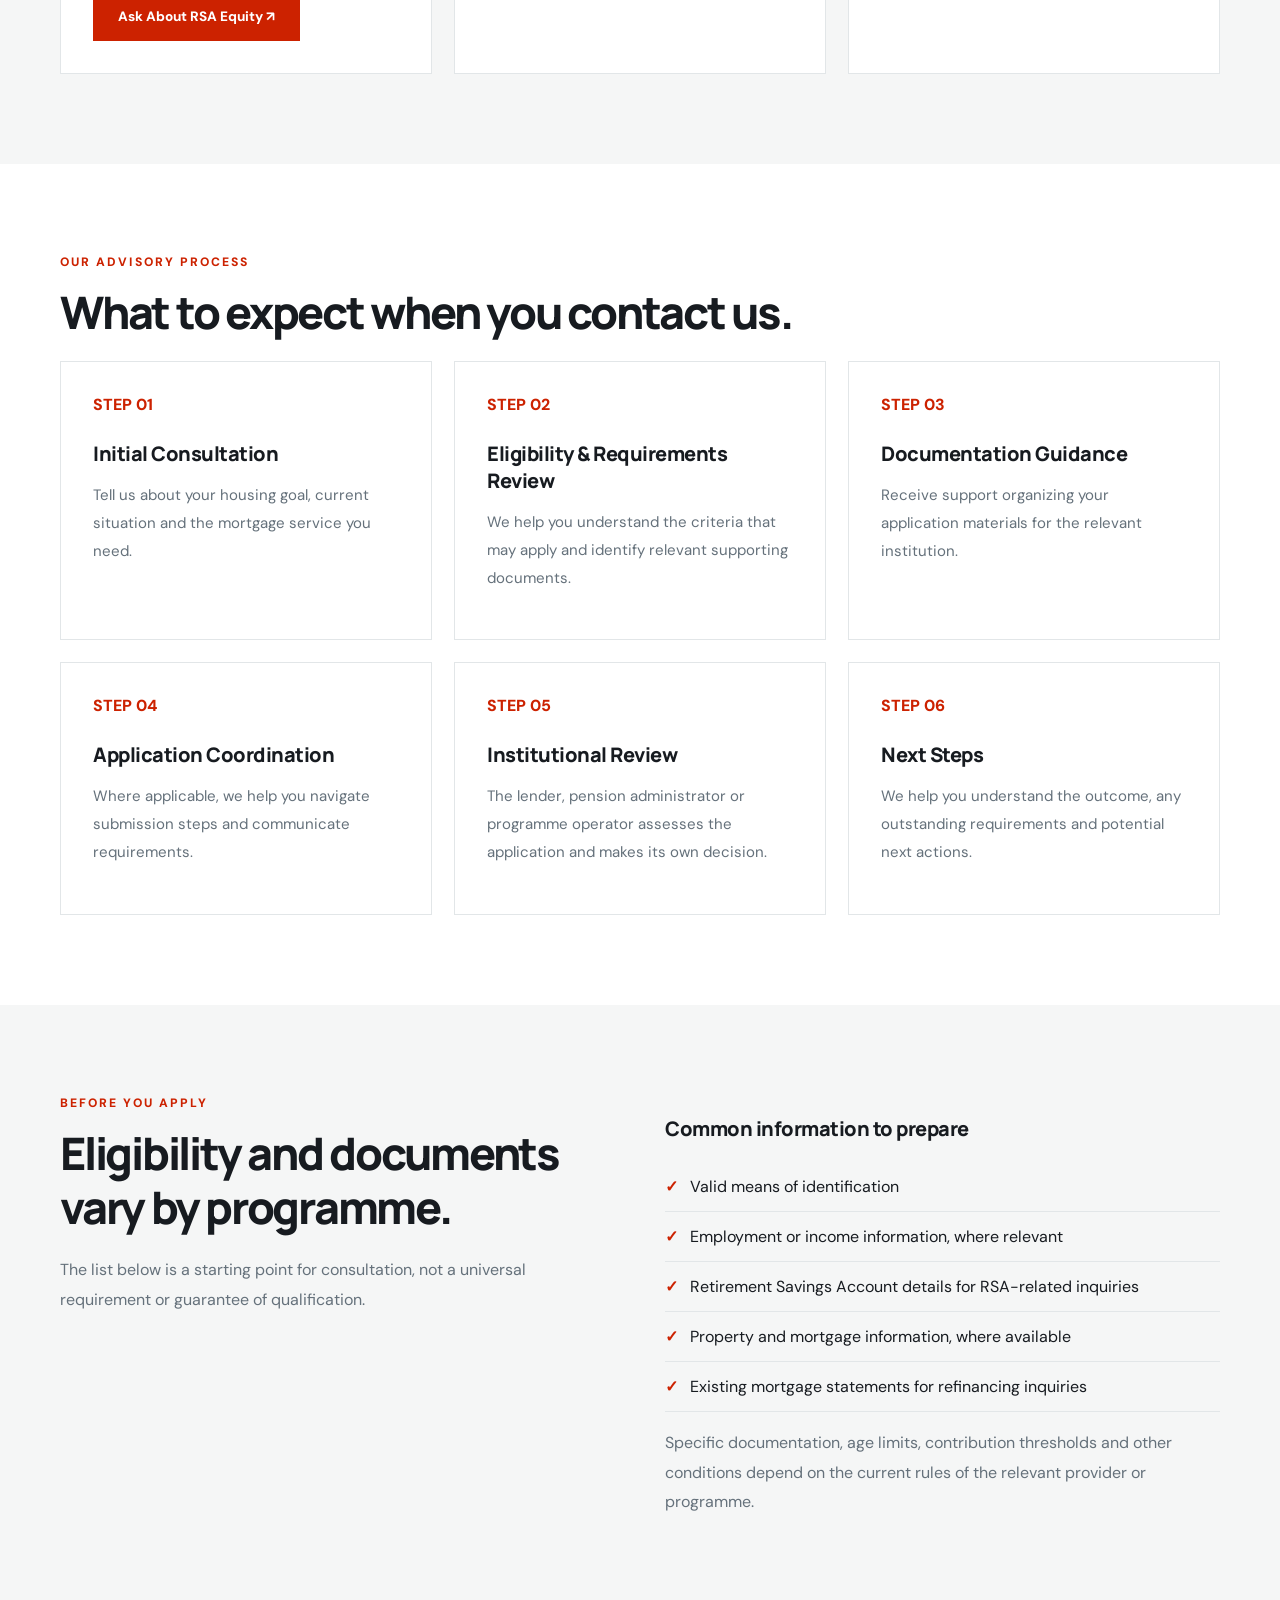
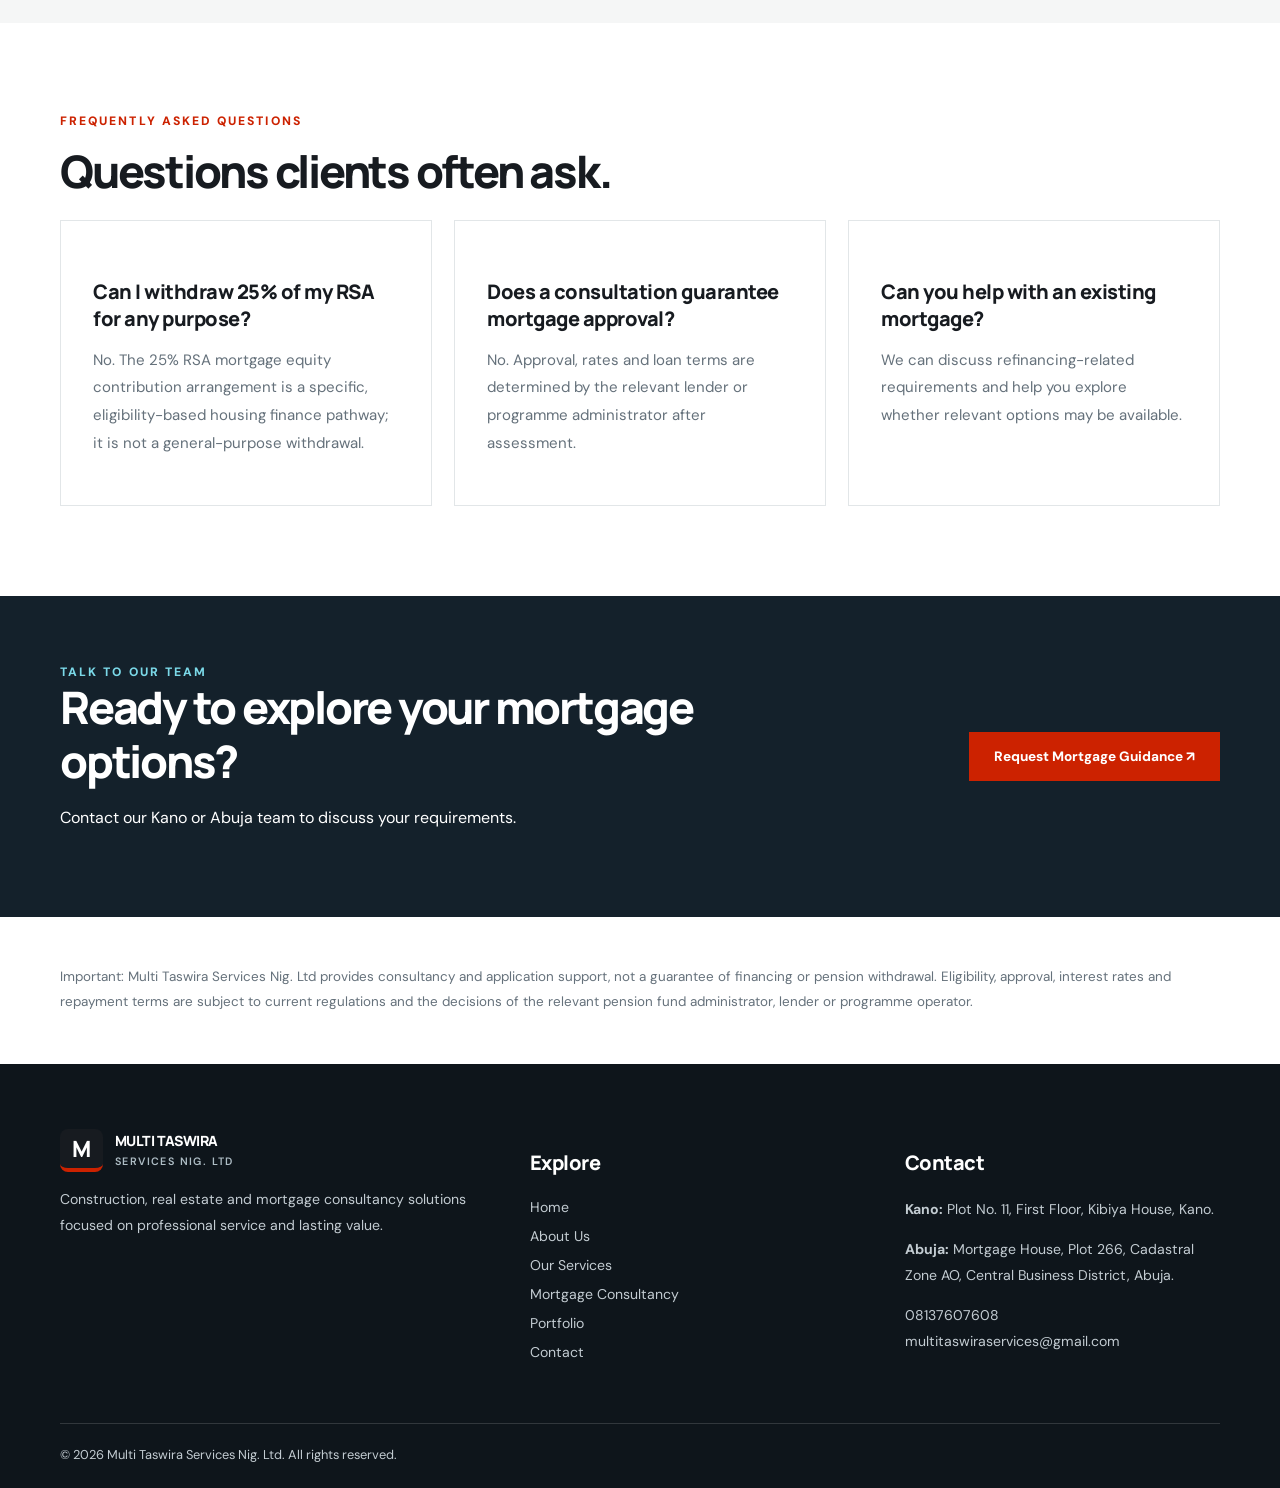
<file: Mortgage Consultancy.html>
<!doctype html><html lang="en"><head><meta charset="utf-8"><meta name="viewport" content="width=device-width,initial-scale=1"><meta name="theme-color" content="#171b20"><meta name="description" content="Explore mortgage advisory, 25% RSA mortgage equity contribution, applications and refinancing guidance with Multi Taswira Services Nig. Ltd."><title>Mortgage Consultancy | Multi Taswira Services Nig. Ltd</title><link rel="preconnect" href="https://fonts.googleapis.com"><link rel="preconnect" href="https://fonts.gstatic.com" crossorigin><link href="https://fonts.googleapis.com/css2?family=DM+Sans:wght@400;500;600;700&family=Manrope:wght@400;500;600;700;800&display=swap" rel="stylesheet"><link rel="stylesheet" href="corporate-pages.css"></head><body><div class="topline"><div class="container"><span>Construction • Real Estate • Mortgage Consultancy</span><span><a href="mailto:multitaswiraservices@gmail.com">multitaswiraservices@gmail.com</a></span></div></div><header class="header"><nav class="container nav" aria-label="Main navigation"><a class="brand" href="index.html"><span class="brandmark">M</span><span>MULTI TASWIRA<small>SERVICES NIG. LTD</small></span></a><button class="mobile-toggle" id="menuToggle" aria-controls="navLinks" aria-expanded="false" aria-label="Toggle navigation">☰</button><div class="navlinks" id="navLinks"><a href="index.html" >Home</a><a href="About Us.html" >About Us</a><a href="Our Services.html" >Our Services</a><a href="Mortgage Consultancy.html" aria-current="page">Mortgage</a><a href="Portfolio.html" >Projects</a><a href="Contact Us.html" >Contact</a></div><a class="button" href="Contact Us.html">Let's Talk ↗</a></nav></header><main><section class="page-hero"><div class="container"><div class="eyebrow">Mortgage consultancy division</div><h1>Mortgage guidance for your next chapter.</h1><p>From understanding home financing options to preparing documentation, our consultancy team helps you navigate each stage with greater clarity.</p><a class="button" href="Contact Us.html">Request a Consultation ↗</a></div></section>
<section class="section"><div class="container two"><div><div class="eyebrow">How we help</div><h2>Understand your options. Plan your next move.</h2></div><div><p class="lead">Mortgage requirements can be complex. We provide consultancy and documentation guidance for clients considering housing finance, including eligible Retirement Savings Account holders and homeowners exploring refinancing.</p><p class="lead">We are a consultancy service, not a lender or pension fund administrator. Financing and withdrawals remain subject to the rules and decisions of the relevant institutions.</p></div></div></section>
<section class="section alt" id="services"><div class="container"><div class="eyebrow">Our mortgage services</div><h2>Support for different mortgage needs.</h2><div class="grid"><article class="card"><div class="num">01 / RSA EQUITY</div><h3>25% of RSA for Mortgage Equity Contribution</h3><p>Guidance for eligible RSA holders exploring the use of up to 25% of their Retirement Savings Account balance toward the equity contribution for a residential mortgage, subject to applicable pension regulations.</p><a class="button" href="Contact Us.html">Ask About RSA Equity ↗</a></article><article class="card"><div class="num">02 / APPLICATIONS</div><h3>Mortgage Application Support</h3><p>Help understanding mortgage pathways, eligibility criteria and documentation commonly requested by participating mortgage institutions.</p><a class="button" href="Contact Us.html">Discuss an Application ↗</a></article><article class="card"><div class="num">03 / REFINANCING</div><h3>Mortgage Refinancing Advisory</h3><p>Support for clients exploring mortgage refinancing options, including review of existing loan information, eligibility and potential repayment arrangements.</p><a class="button" href="Contact Us.html">Explore Refinancing ↗</a></article></div></div></section>
<section class="section" id="process"><div class="container"><div class="eyebrow">Our advisory process</div><h2>What to expect when you contact us.</h2><div class="grid"><article class="card"><div class="num">STEP 01</div><h3>Initial Consultation</h3><p>Tell us about your housing goal, current situation and the mortgage service you need.</p></article><article class="card"><div class="num">STEP 02</div><h3>Eligibility &amp; Requirements Review</h3><p>We help you understand the criteria that may apply and identify relevant supporting documents.</p></article><article class="card"><div class="num">STEP 03</div><h3>Documentation Guidance</h3><p>Receive support organizing your application materials for the relevant institution.</p></article><article class="card"><div class="num">STEP 04</div><h3>Application Coordination</h3><p>Where applicable, we help you navigate submission steps and communicate requirements.</p></article><article class="card"><div class="num">STEP 05</div><h3>Institutional Review</h3><p>The lender, pension administrator or programme operator assesses the application and makes its own decision.</p></article><article class="card"><div class="num">STEP 06</div><h3>Next Steps</h3><p>We help you understand the outcome, any outstanding requirements and potential next actions.</p></article></div></div></section>
<section class="section alt" id="eligibility"><div class="container two"><div><div class="eyebrow">Before you apply</div><h2>Eligibility and documents vary by programme.</h2><p class="lead">The list below is a starting point for consultation, not a universal requirement or guarantee of qualification.</p></div><div><h3>Common information to prepare</h3><ul class="list"><li>Valid means of identification</li><li>Employment or income information, where relevant</li><li>Retirement Savings Account details for RSA-related inquiries</li><li>Property and mortgage information, where available</li><li>Existing mortgage statements for refinancing inquiries</li></ul><p class="muted">Specific documentation, age limits, contribution thresholds and other conditions depend on the current rules of the relevant provider or programme.</p></div></div></section>
<section class="section"><div class="container"><div class="eyebrow">Frequently asked questions</div><h2>Questions clients often ask.</h2><div class="grid"><article class="card"><h3>Can I withdraw 25% of my RSA for any purpose?</h3><p>No. The 25% RSA mortgage equity contribution arrangement is a specific, eligibility-based housing finance pathway; it is not a general-purpose withdrawal.</p></article><article class="card"><h3>Does a consultation guarantee mortgage approval?</h3><p>No. Approval, rates and loan terms are determined by the relevant lender or programme administrator after assessment.</p></article><article class="card"><h3>Can you help with an existing mortgage?</h3><p>We can discuss refinancing-related requirements and help you explore whether relevant options may be available.</p></article></div></div></section>
<section class="banner"><div class="container banner-inner"><div><div class="eyebrow" style="color:#7bd9e8">Talk to our team</div><h2>Ready to explore your mortgage options?</h2><p>Contact our Kano or Abuja team to discuss your requirements.</p></div><a class="button" href="Contact Us.html">Request Mortgage Guidance ↗</a></div></section>
<section class="section" style="padding:35px 0"><div class="container"><p class="muted" style="font-size:.84rem">Important: Multi Taswira Services Nig. Ltd provides consultancy and application support, not a guarantee of financing or pension withdrawal. Eligibility, approval, interest rates and repayment terms are subject to current regulations and the decisions of the relevant pension fund administrator, lender or programme operator.</p></div></section></main><footer class="footer"><div class="container"><div class="footer-grid"><div><a class="brand" href="index.html"><span class="brandmark">M</span><span>MULTI TASWIRA<small>SERVICES NIG. LTD</small></span></a><p>Construction, real estate and mortgage consultancy solutions focused on professional service and lasting value.</p></div><div><h3>Explore</h3><ul><li><a href="index.html">Home</a></li><li><a href="About Us.html">About Us</a></li><li><a href="Our Services.html">Our Services</a></li><li><a href="Mortgage Consultancy.html">Mortgage Consultancy</a></li><li><a href="Portfolio.html">Portfolio</a></li><li><a href="Contact Us.html">Contact</a></li></ul></div><div><h3>Contact</h3><p><strong>Kano:</strong> Plot No. 11, First Floor, Kibiya House, Kano.</p><p><strong>Abuja:</strong> Mortgage House, Plot 266, Cadastral Zone AO, Central Business District, Abuja.</p><p><a href="tel:+2348137607608">08137607608</a><br><a href="mailto:multitaswiraservices@gmail.com">multitaswiraservices@gmail.com</a></p></div></div><div class="copyright">© <span id="year"></span> Multi Taswira Services Nig. Ltd. All rights reserved.</div></div></footer><script>const t=document.getElementById('menuToggle'),n=document.getElementById('navLinks');t.addEventListener('click',()=>{const o=n.classList.toggle('open');t.setAttribute('aria-expanded',String(o));t.textContent=o?'×':'☰'});n.addEventListener('click',e=>{if(e.target.closest('a')){n.classList.remove('open');t.setAttribute('aria-expanded','false');t.textContent='☰'}});document.getElementById('year').textContent=new Date().getFullYear();</script></body></html>
</file>
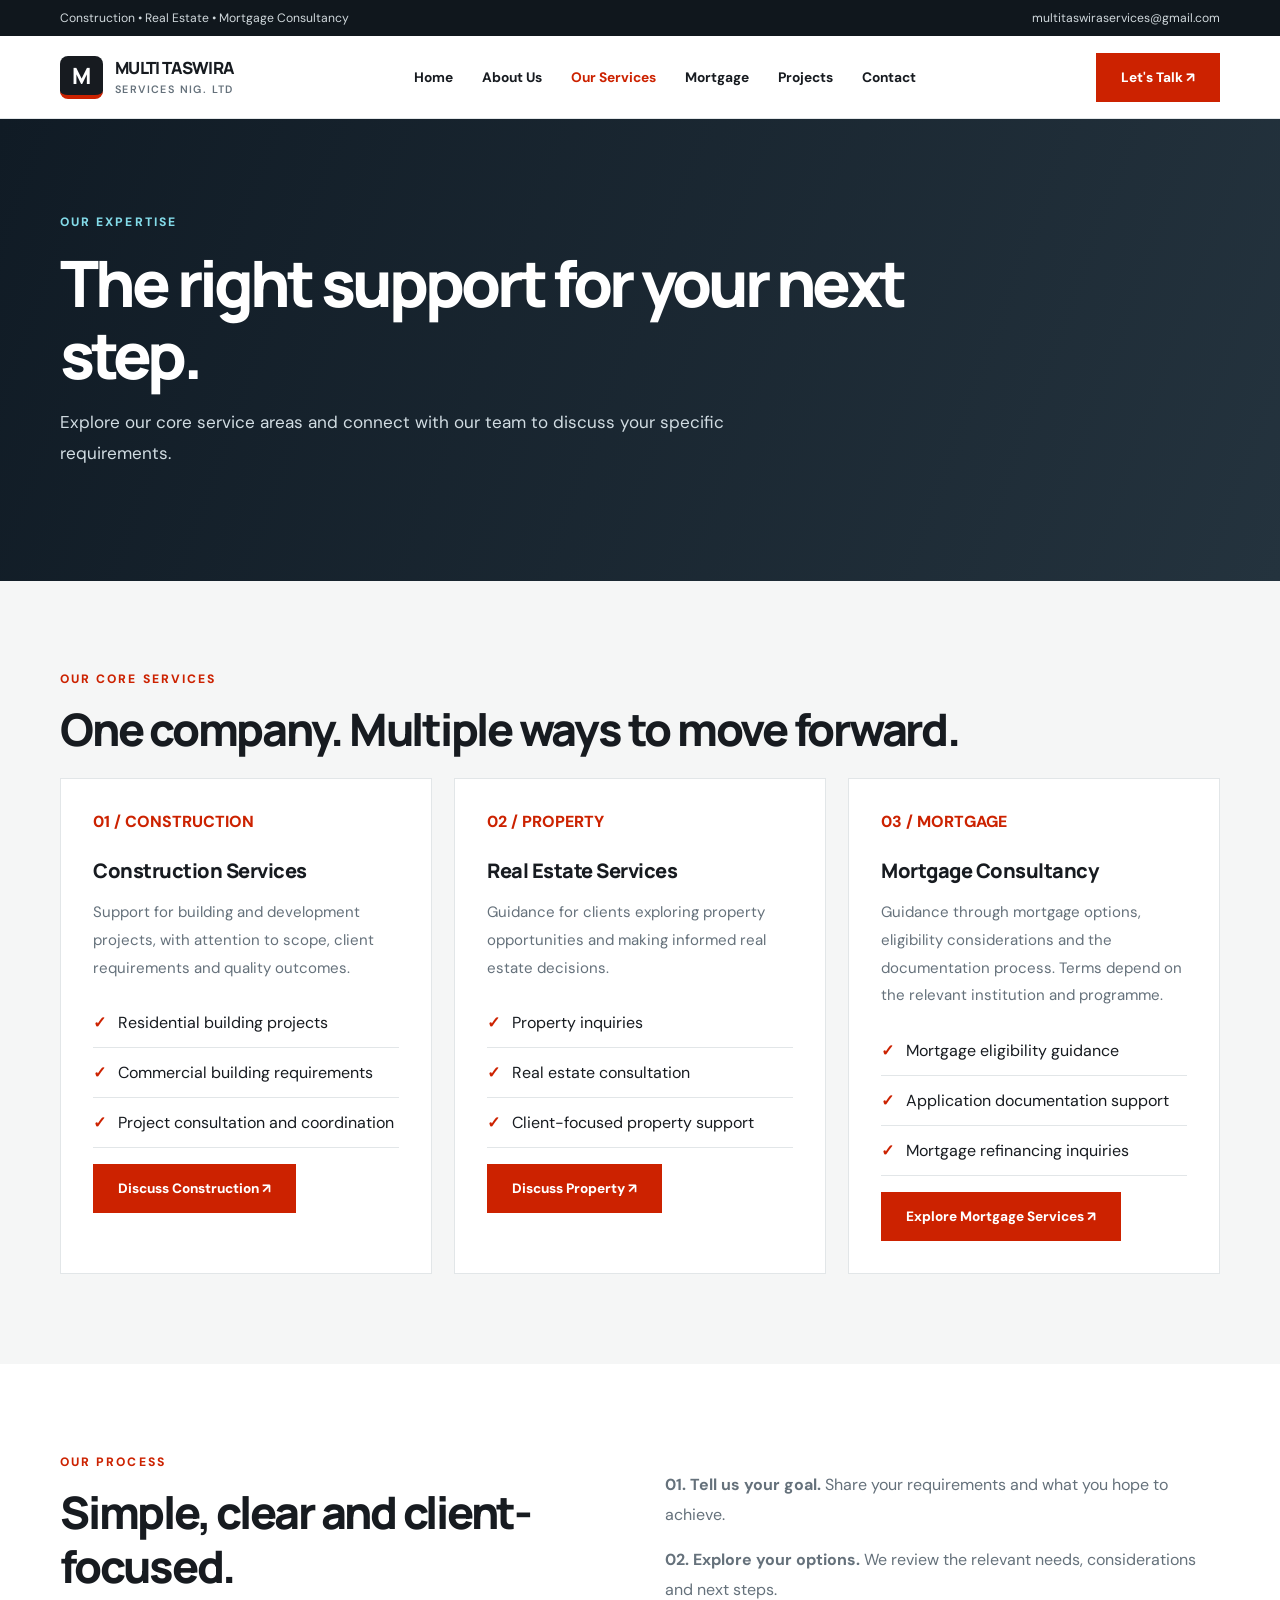
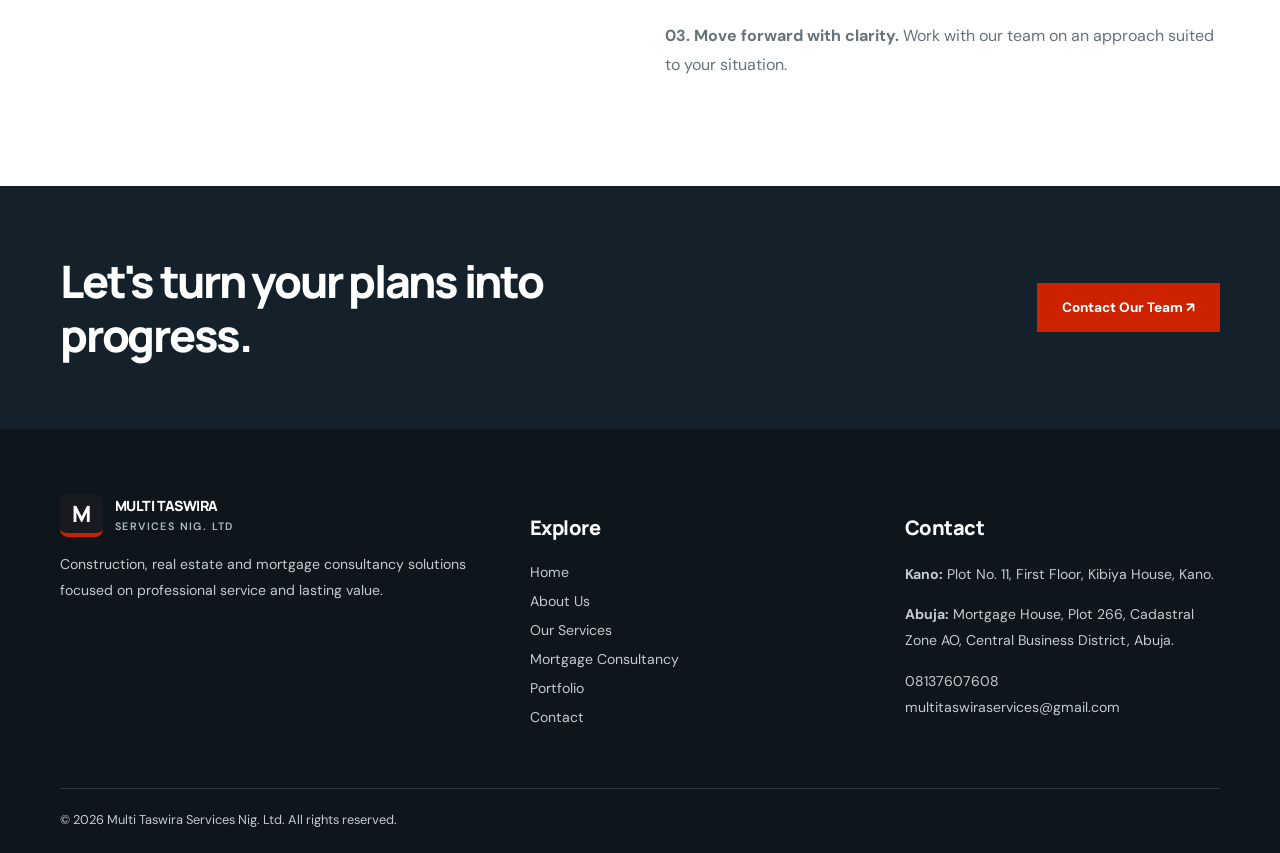
<file: Our Services.html>
<!doctype html><html lang="en"><head><meta charset="utf-8"><meta name="viewport" content="width=device-width,initial-scale=1"><meta name="theme-color" content="#171b20"><meta name="description" content="Explore construction, property and mortgage consultancy services from Multi Taswira Services Nig. Ltd."><title>Our Services | Multi Taswira Services Nig. Ltd</title><link rel="preconnect" href="https://fonts.googleapis.com"><link rel="preconnect" href="https://fonts.gstatic.com" crossorigin><link href="https://fonts.googleapis.com/css2?family=DM+Sans:wght@400;500;600;700&family=Manrope:wght@400;500;600;700;800&display=swap" rel="stylesheet"><link rel="stylesheet" href="corporate-pages.css"></head><body><div class="topline"><div class="container"><span>Construction • Real Estate • Mortgage Consultancy</span><span><a href="mailto:multitaswiraservices@gmail.com">multitaswiraservices@gmail.com</a></span></div></div><header class="header"><nav class="container nav" aria-label="Main navigation"><a class="brand" href="index.html"><span class="brandmark">M</span><span>MULTI TASWIRA<small>SERVICES NIG. LTD</small></span></a><button class="mobile-toggle" id="menuToggle" aria-controls="navLinks" aria-expanded="false" aria-label="Toggle navigation">☰</button><div class="navlinks" id="navLinks"><a href="index.html" >Home</a><a href="About Us.html" >About Us</a><a href="Our Services.html" aria-current="page">Our Services</a><a href="Mortgage Consultancy.html">Mortgage</a><a href="Portfolio.html" >Projects</a><a href="Contact Us.html" >Contact</a></div><a class="button" href="Contact Us.html">Let's Talk ↗</a></nav></header><main><section class="page-hero"><div class="container"><div class="eyebrow">Our expertise</div><h1>The right support for your next step.</h1><p>Explore our core service areas and connect with our team to discuss your specific requirements.</p></div></section><section class="section alt"><div class="container"><div class="eyebrow">Our core services</div><h2>One company. Multiple ways to move forward.</h2><div class="grid"><article class="card"><div class="num">01 / CONSTRUCTION</div><h3>Construction Services</h3><p>Support for building and development projects, with attention to scope, client requirements and quality outcomes.</p><ul class="list"><li>Residential building projects</li><li>Commercial building requirements</li><li>Project consultation and coordination</li></ul><a class="button" href="Contact Us.html">Discuss Construction ↗</a></article><article class="card"><div class="num">02 / PROPERTY</div><h3>Real Estate Services</h3><p>Guidance for clients exploring property opportunities and making informed real estate decisions.</p><ul class="list"><li>Property inquiries</li><li>Real estate consultation</li><li>Client-focused property support</li></ul><a class="button" href="Contact Us.html">Discuss Property ↗</a></article><article class="card"><div class="num">03 / MORTGAGE</div><h3>Mortgage Consultancy</h3><p>Guidance through mortgage options, eligibility considerations and the documentation process. Terms depend on the relevant institution and programme.</p><ul class="list"><li>Mortgage eligibility guidance</li><li>Application documentation support</li><li>Mortgage refinancing inquiries</li></ul><a class="button" href="Mortgage Consultancy.html">Explore Mortgage Services ↗</a></article></div></div></section><section class="section"><div class="container two"><div><div class="eyebrow">Our process</div><h2>Simple, clear and client-focused.</h2></div><div><p class="lead"><strong>01. Tell us your goal.</strong> Share your requirements and what you hope to achieve.</p><p class="lead"><strong>02. Explore your options.</strong> We review the relevant needs, considerations and next steps.</p><p class="lead"><strong>03. Move forward with clarity.</strong> Work with our team on an approach suited to your situation.</p></div></div></section><section class="banner"><div class="container banner-inner"><h2>Let's turn your plans into progress.</h2><a class="button" href="Contact Us.html">Contact Our Team ↗</a></div></section></main><footer class="footer"><div class="container"><div class="footer-grid"><div><a class="brand" href="index.html"><span class="brandmark">M</span><span>MULTI TASWIRA<small>SERVICES NIG. LTD</small></span></a><p>Construction, real estate and mortgage consultancy solutions focused on professional service and lasting value.</p></div><div><h3>Explore</h3><ul><li><a href="index.html">Home</a></li><li><a href="About Us.html">About Us</a></li><li><a href="Our Services.html">Our Services</a></li><li><a href="Mortgage Consultancy.html">Mortgage Consultancy</a></li><li><a href="Portfolio.html">Portfolio</a></li><li><a href="Contact Us.html">Contact</a></li></ul></div><div><h3>Contact</h3><p><strong>Kano:</strong> Plot No. 11, First Floor, Kibiya House, Kano.</p><p><strong>Abuja:</strong> Mortgage House, Plot 266, Cadastral Zone AO, Central Business District, Abuja.</p><p><a href="tel:+2348137607608">08137607608</a><br><a href="mailto:multitaswiraservices@gmail.com">multitaswiraservices@gmail.com</a></p></div></div><div class="copyright">© <span id="year"></span> Multi Taswira Services Nig. Ltd. All rights reserved.</div></div></footer><script>const t=document.getElementById('menuToggle'),n=document.getElementById('navLinks');t.addEventListener('click',()=>{const o=n.classList.toggle('open');t.setAttribute('aria-expanded',String(o));t.textContent=o?'×':'☰'});n.addEventListener('click',e=>{if(e.target.closest('a')){n.classList.remove('open');t.setAttribute('aria-expanded','false');t.textContent='☰'}});document.getElementById('year').textContent=new Date().getFullYear();</script></body></html>
</file>
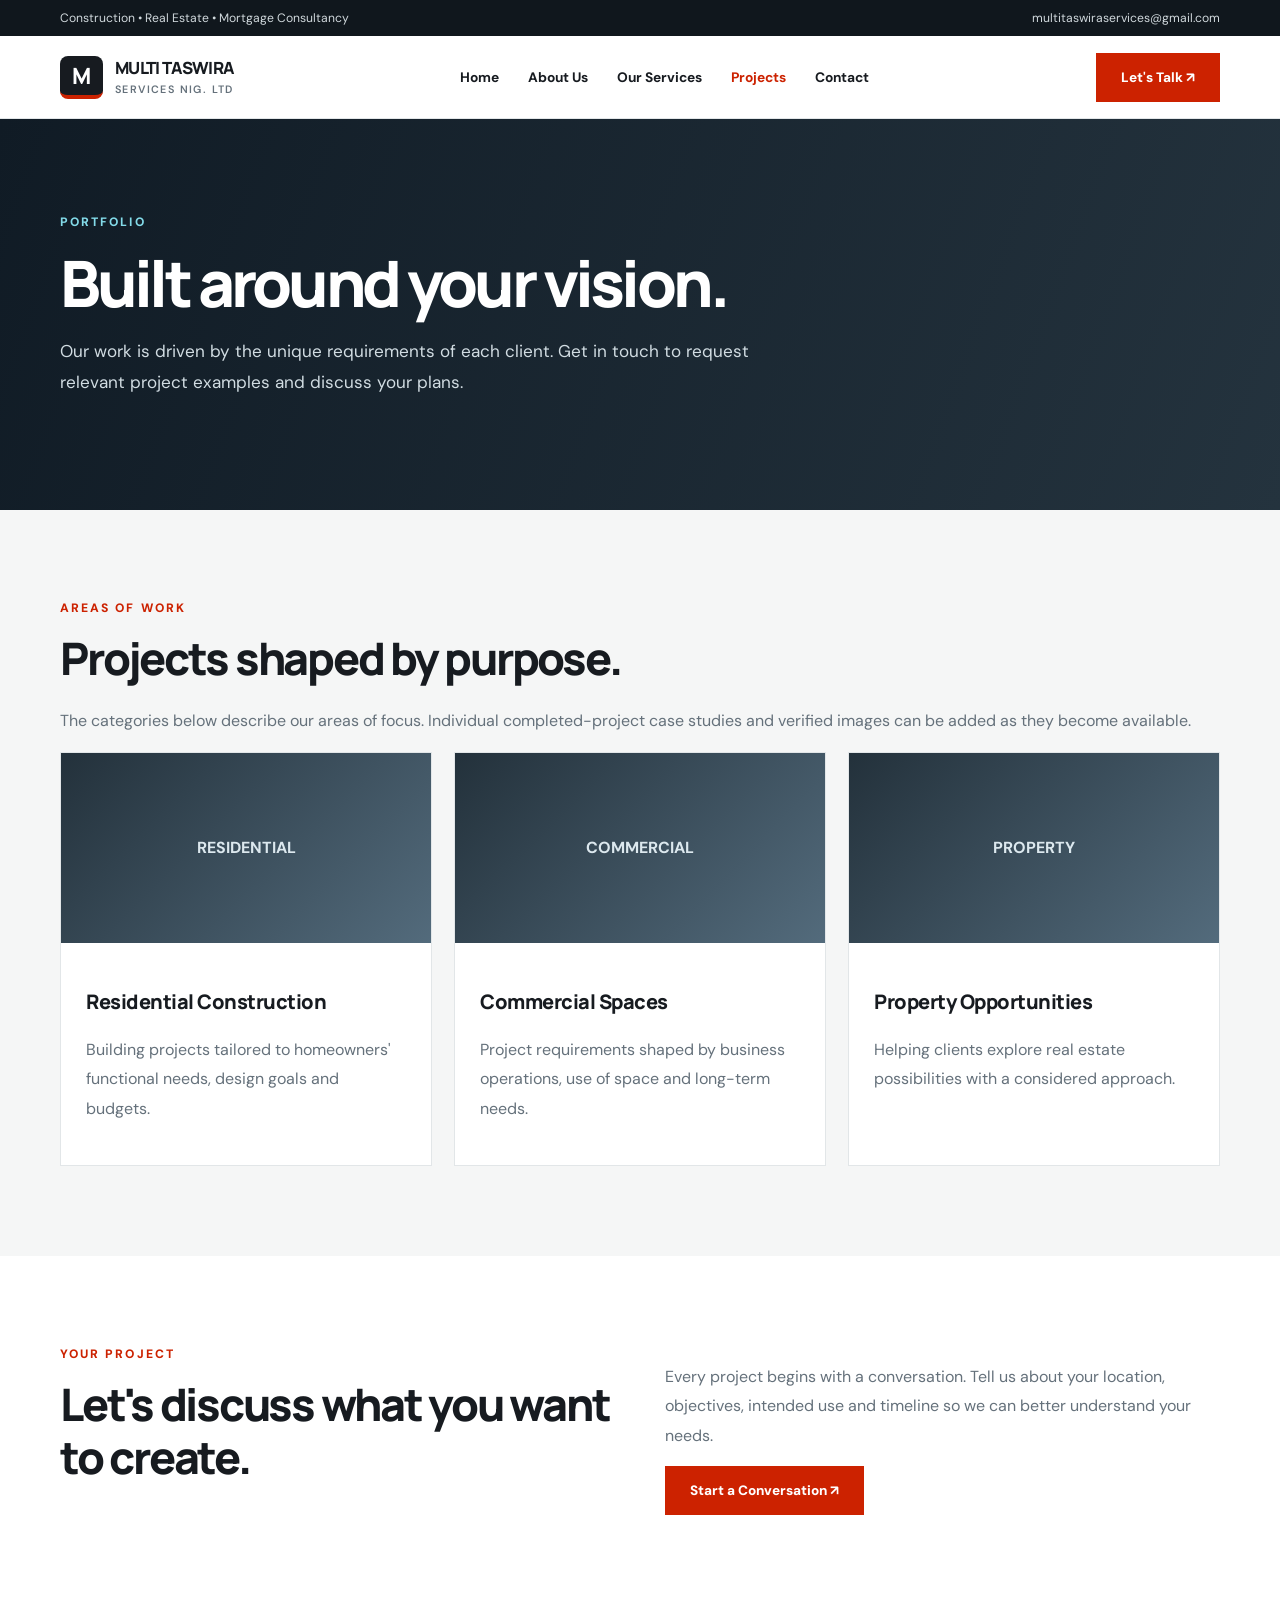
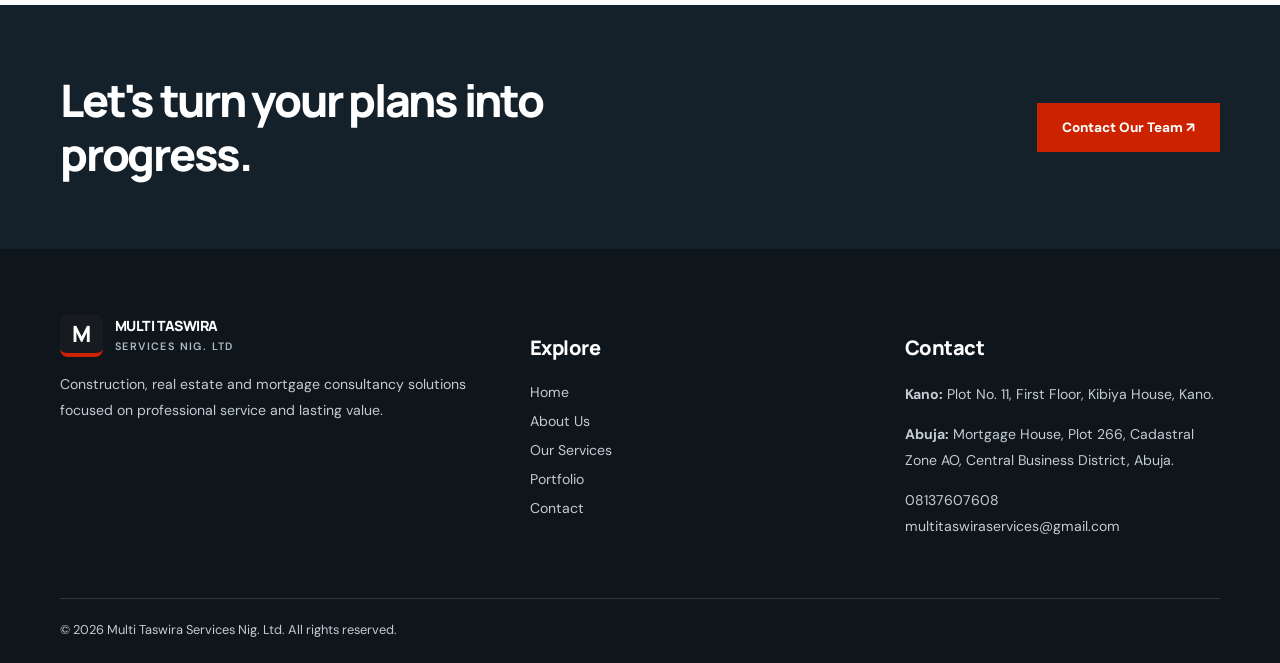
<file: Portfolio.html>
<!doctype html><html lang="en"><head><meta charset="utf-8"><meta name="viewport" content="width=device-width,initial-scale=1"><meta name="theme-color" content="#171b20"><meta name="description" content="Explore the project focus and construction capabilities of Multi Taswira Services Nig. Ltd."><title>Portfolio | Multi Taswira Services Nig. Ltd</title><link rel="preconnect" href="https://fonts.googleapis.com"><link rel="preconnect" href="https://fonts.gstatic.com" crossorigin><link href="https://fonts.googleapis.com/css2?family=DM+Sans:wght@400;500;600;700&family=Manrope:wght@400;500;600;700;800&display=swap" rel="stylesheet"><link rel="stylesheet" href="corporate-pages.css"></head><body><div class="topline"><div class="container"><span>Construction • Real Estate • Mortgage Consultancy</span><span><a href="mailto:multitaswiraservices@gmail.com">multitaswiraservices@gmail.com</a></span></div></div><header class="header"><nav class="container nav" aria-label="Main navigation"><a class="brand" href="index.html"><span class="brandmark">M</span><span>MULTI TASWIRA<small>SERVICES NIG. LTD</small></span></a><button class="mobile-toggle" id="menuToggle" aria-controls="navLinks" aria-expanded="false" aria-label="Toggle navigation">☰</button><div class="navlinks" id="navLinks"><a href="index.html" >Home</a><a href="About Us.html" >About Us</a><a href="Our Services.html" >Our Services</a><a href="Portfolio.html" aria-current="page">Projects</a><a href="Contact Us.html" >Contact</a></div><a class="button" href="Contact Us.html">Let's Talk ↗</a></nav></header><main><section class="page-hero"><div class="container"><div class="eyebrow">Portfolio</div><h1>Built around your vision.</h1><p>Our work is driven by the unique requirements of each client. Get in touch to request relevant project examples and discuss your plans.</p></div></section><section class="section alt"><div class="container"><div class="eyebrow">Areas of work</div><h2>Projects shaped by purpose.</h2><p class="lead">The categories below describe our areas of focus. Individual completed-project case studies and verified images can be added as they become available.</p><div class="grid"><article class="project-card"><div class="project-image">RESIDENTIAL</div><div class="project-body"><h3>Residential Construction</h3><p class="muted">Building projects tailored to homeowners' functional needs, design goals and budgets.</p></div></article><article class="project-card"><div class="project-image">COMMERCIAL</div><div class="project-body"><h3>Commercial Spaces</h3><p class="muted">Project requirements shaped by business operations, use of space and long-term needs.</p></div></article><article class="project-card"><div class="project-image">PROPERTY</div><div class="project-body"><h3>Property Opportunities</h3><p class="muted">Helping clients explore real estate possibilities with a considered approach.</p></div></article></div></div></section><section class="section"><div class="container two"><div><div class="eyebrow">Your project</div><h2>Let's discuss what you want to create.</h2></div><div><p class="lead">Every project begins with a conversation. Tell us about your location, objectives, intended use and timeline so we can better understand your needs.</p><a class="button" href="Contact Us.html">Start a Conversation ↗</a></div></div></section><section class="banner"><div class="container banner-inner"><h2>Let's turn your plans into progress.</h2><a class="button" href="Contact Us.html">Contact Our Team ↗</a></div></section></main><footer class="footer"><div class="container"><div class="footer-grid"><div><a class="brand" href="index.html"><span class="brandmark">M</span><span>MULTI TASWIRA<small>SERVICES NIG. LTD</small></span></a><p>Construction, real estate and mortgage consultancy solutions focused on professional service and lasting value.</p></div><div><h3>Explore</h3><ul><li><a href="index.html">Home</a></li><li><a href="About Us.html">About Us</a></li><li><a href="Our Services.html">Our Services</a></li><li><a href="Portfolio.html">Portfolio</a></li><li><a href="Contact Us.html">Contact</a></li></ul></div><div><h3>Contact</h3><p><strong>Kano:</strong> Plot No. 11, First Floor, Kibiya House, Kano.</p><p><strong>Abuja:</strong> Mortgage House, Plot 266, Cadastral Zone AO, Central Business District, Abuja.</p><p><a href="tel:+2348137607608">08137607608</a><br><a href="mailto:multitaswiraservices@gmail.com">multitaswiraservices@gmail.com</a></p></div></div><div class="copyright">© <span id="year"></span> Multi Taswira Services Nig. Ltd. All rights reserved.</div></div></footer><script>const t=document.getElementById('menuToggle'),n=document.getElementById('navLinks');t.addEventListener('click',()=>{const o=n.classList.toggle('open');t.setAttribute('aria-expanded',String(o));t.textContent=o?'×':'☰'});n.addEventListener('click',e=>{if(e.target.closest('a')){n.classList.remove('open');t.setAttribute('aria-expanded','false');t.textContent='☰'}});document.getElementById('year').textContent=new Date().getFullYear();</script></body></html>
</file>
<file: corporate-pages.css>
:root{--ink:#171b20;--muted:#65717b;--red:#cc2200;--blue:#00aadd;--line:#e2e6e8;--paper:#f5f6f6}*{box-sizing:border-box}html{scroll-behavior:smooth}body{margin:0;font-family:"DM Sans",Arial,sans-serif;color:var(--ink)}a{text-decoration:none;color:inherit}img{max-width:100%;display:block}.container{width:min(1160px,calc(100% - 44px));margin:auto}.topline{background:#10171d;color:#d0d8dc;font-size:.76rem;padding:10px 0}.topline .container{display:flex;justify-content:space-between;gap:15px}.header{position:sticky;top:0;z-index:10;background:#fffffff7;backdrop-filter:blur(12px);border-bottom:1px solid var(--line)}.nav{min-height:82px;display:flex;align-items:center;justify-content:space-between;gap:22px}.brand{display:flex;align-items:center;gap:12px;font:800 1.05rem/1.2 Manrope,Arial;letter-spacing:-.04em}.brand small{display:block;color:var(--muted);font:600 .67rem DM Sans,Arial;letter-spacing:.13em;margin-top:4px}.brandmark{background:var(--ink);color:white;width:43px;height:43px;display:grid;place-items:center;border-radius:8px;border-bottom:4px solid var(--red);font:800 1.4rem Manrope}.navlinks{display:flex;align-items:center;gap:29px;font-size:.86rem;font-weight:700}.navlinks a:hover,.navlinks a[aria-current=page]{color:var(--red)}.button{display:inline-flex;align-items:center;justify-content:center;padding:15px 24px;background:var(--red);color:white;font-size:.85rem;font-weight:800;border:1px solid var(--red);cursor:pointer}.button:hover{background:#a71c00}.mobile-toggle{display:none;background:none;border:0;font-size:1.7rem;cursor:pointer}.page-hero{padding:95px 0;background:linear-gradient(110deg,#101b25,#24333e);color:#fff}.eyebrow{font-size:.76rem;letter-spacing:.17em;text-transform:uppercase;color:var(--red);font-weight:800}.page-hero .eyebrow{color:#83dbe9}.page-hero h1{font:800 clamp(2.6rem,5vw,4.8rem)/1.12 Manrope,Arial;letter-spacing:-.06em;max-width:850px;margin:17px 0}.page-hero p{color:#d1dce2;line-height:1.8;max-width:690px;font-size:1.07rem}.section{padding:90px 0}.section.alt{background:var(--paper)}h2{font:800 clamp(2rem,3.5vw,3.2rem)/1.2 Manrope,Arial;letter-spacing:-.05em;margin:15px 0 22px}h3{font:800 1.25rem Manrope,Arial;letter-spacing:-.025em}p{line-height:1.85}.lead,.card p,.muted{color:var(--muted)}.grid{display:grid;grid-template-columns:repeat(3,1fr);gap:22px}.two{display:grid;grid-template-columns:1fr 1fr;gap:50px;align-items:start}.card{background:white;border:1px solid var(--line);padding:32px}.card .num{font-weight:800;color:var(--red)}.card h3{margin:25px 0 8px}.card p{font-size:.94rem}.list{padding:0;list-style:none}.list li{padding:14px 0;border-bottom:1px solid var(--line)}.list li:before{content:"✓";color:var(--red);margin-right:12px;font-weight:800}.banner{background:#14212b;color:white;padding:68px 0}.banner-inner{display:flex;justify-content:space-between;align-items:center;gap:30px}.banner h2{margin:0;max-width:650px}.footer{background:#0e151b;color:#c3ccd2;padding:65px 0 25px}.footer-grid{display:grid;grid-template-columns:1.3fr 1fr 1fr;gap:60px}.footer h3{color:white}.footer p,.footer a{font-size:.88rem}.footer a:hover{color:#fff}.footer ul{list-style:none;padding:0}.footer li{margin:8px 0}.footer .brand{color:white}.footer .brand small{color:#aebdc5}.copyright{border-top:1px solid #ffffff25;margin-top:45px;padding-top:22px;font-size:.8rem}.contact-card{padding:24px;border:1px solid var(--line);margin-bottom:14px}.contact-card strong{display:block;margin-bottom:8px}label{display:block;font-weight:700;font-size:.88rem;margin-bottom:8px}input,select,textarea{width:100%;border:1px solid #cdd5da;padding:14px;font:inherit;background:#fff;color:var(--ink);border-radius:0}textarea{min-height:140px;resize:vertical}.field{margin-bottom:18px}.hint{color:var(--muted);font-size:.85rem}.project-card{border:1px solid var(--line);background:white}.project-image{height:190px;background:linear-gradient(135deg,#23313b,#536b7c);display:grid;place-items:center;color:#dce8ee;font-weight:700}.project-body{padding:25px}a:focus-visible,button:focus-visible,input:focus-visible,textarea:focus-visible{outline:3px solid var(--blue);outline-offset:3px}@media(max-width:850px){.navlinks{display:none;position:absolute;top:82px;left:0;right:0;background:white;padding:24px;flex-direction:column;align-items:stretch;box-shadow:0 20px 30px #0002}.navlinks.open{display:flex}.mobile-toggle{display:block}.nav>.button{display:none}.two{gap:25px}.footer-grid{gap:25px}}@media(max-width:650px){.container{width:calc(100% - 34px)}.topline .container span:last-child{display:none}.nav{min-height:72px}.navlinks{top:72px}.page-hero{padding:75px 0}.section{padding:65px 0}.grid,.two,.footer-grid{grid-template-columns:1fr}.banner-inner{align-items:flex-start;flex-direction:column}}@media(prefers-reduced-motion:reduce){html{scroll-behavior:auto}}
</file>
